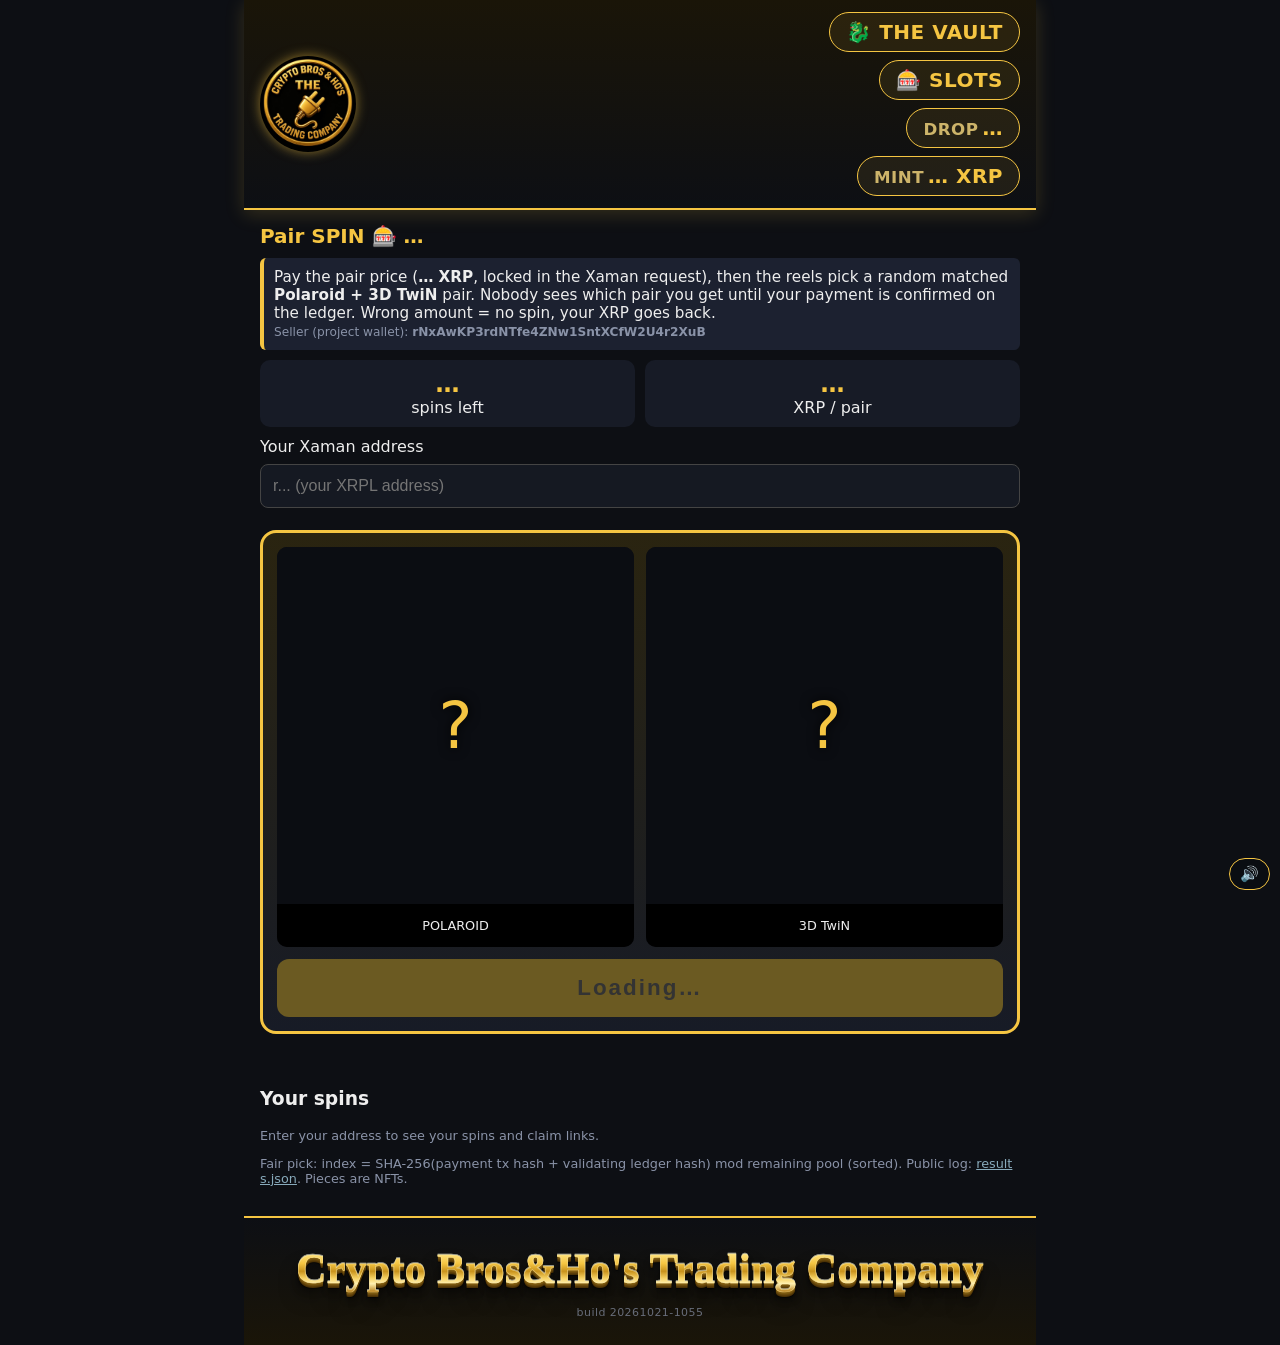
<file: index.html>
<!doctype html><html lang="en"><head><meta charset="utf-8"><meta name="viewport" content="width=device-width,initial-scale=1"><meta http-equiv="Cache-Control" content="no-cache, no-store, must-revalidate"><meta http-equiv="Pragma" content="no-cache"><meta http-equiv="Expires" content="0">
<script>window.IX_BUILD="20261109-1400";/* stale-page guard: GitHub Pages caches pages for 10 min. If a newer build is out, reload once with ?v=<build> (a new URL, so the phone fetches it fresh). */
(function(){try{fetch("version.json?t="+Date.now(),{cache:"no-store"}).then(function(r){return r.json()}).then(function(j){var b=j&&j.index;if(!b||b===window.IX_BUILD)return;var u=new URL(location.href);if(u.searchParams.get("v")===b)return;u.searchParams.set("v",b);location.replace(u.toString())}).catch(function(){})}catch(e){}})();</script><link rel="icon" href="img/favicon.png">
<title>Crypto Bros&amp;Ho's Trading Company · Pair SPIN</title>
<style>
body{font-family:system-ui,sans-serif;background:#0d0f14;color:#eee;margin:0 auto;padding:16px;max-width:760px}
.title{position:relative;display:block;width:fit-content;margin:6px auto 14px;font-family:Georgia,'Times New Roman',serif;font-size:clamp(1.55em,7.4vw,2.6em);font-weight:900;line-height:1.12;text-align:center;letter-spacing:.5px;color:#6b4a0c;
text-shadow:0 1px 0 #8a6414,0 2px 0 #7a5810,0 3px 0 #6b4a0c,0 4px 0 #5a3d08,0 5px 0 #4a3106,0 6px 1px rgba(0,0,0,.55),0 8px 6px rgba(0,0,0,.55),0 14px 18px rgba(0,0,0,.6)}
.title::after{content:attr(data-text);position:absolute;inset:0;
background:linear-gradient(180deg,#fff6c9 0%,#ffe27a 18%,#f5c542 38%,#c8921c 55%,#f7d262 70%,#fff0b0 82%,#b9801a 100%);
-webkit-background-clip:text;background-clip:text;color:transparent;-webkit-text-stroke:.6px rgba(255,240,180,.55);text-shadow:none;
filter:drop-shadow(0 -1px 0 rgba(255,255,230,.6))}
h1{font-size:1.25em;color:#f5c542;margin:.5em 0}
.tn{background:#b3261e;color:#fff;font-weight:800;text-align:center;padding:8px;border-radius:8px;letter-spacing:.5px}
.note{background:#1c2130;border-left:4px solid #f5c542;padding:10px;border-radius:6px;font-size:.95em;word-break:break-word;margin:10px 0}
input{width:100%;box-sizing:border-box;padding:12px;font-size:1em;border-radius:8px;border:1px solid #444;background:#151922;color:#fff;margin:8px 0}
.stats{display:flex;gap:10px;margin:10px 0}.stats div{flex:1;background:#171b26;border-radius:10px;padding:10px;text-align:center}.stats b{display:block;font-size:1.5em;color:#f5c542}
.machine{background:linear-gradient(#2a2410,#171b26);border:3px solid #f5c542;border-radius:16px;padding:14px;margin:14px 0}
.reels{display:grid;grid-template-columns:1fr 1fr;gap:12px}.reel{background:#0b0d12;border-radius:10px;overflow:hidden;position:relative;display:flex;flex-direction:column}.reel .win{position:relative;aspect-ratio:1;overflow:hidden;background:#0b0d12}
.reel img{width:100%;height:100%;object-fit:contain;display:block;filter:none;opacity:1}.reel .lab{position:static;background:#000;font-size:.8em;padding:6px 5px;text-align:center;line-height:1.2;min-height:2.4em;display:flex;align-items:center;justify-content:center}
.reel .q{position:absolute;inset:0;display:flex;align-items:center;justify-content:center;font-size:4em;color:#f5c542;text-shadow:0 0 12px #000}
.reel img:not([src]){visibility:hidden}
.reel .strip{position:absolute;left:0;right:0;top:0;height:100%;display:none;flex-direction:column;will-change:transform}
.reel .strip span{flex:0 0 100%;display:flex;align-items:center;justify-content:center;font-size:4em;text-shadow:0 0 14px rgba(245,197,66,.6)}
.reel.spinning{box-shadow:inset 0 0 22px rgba(245,197,66,.45)}
.reel.spinning .strip{display:flex;animation:roll .55s linear infinite}#r2.spinning .strip{animation-duration:.45s}
.reel.spinning img,.reel.spinning .q{visibility:hidden}
@keyframes roll{from{transform:translateY(0)}to{transform:translateY(-800%)}}
.reel.land img{animation:land .55s cubic-bezier(.2,1.5,.4,1)}
@keyframes land{0%{transform:translateY(-30%)}70%{transform:translateY(4%)}100%{transform:none}}   /* movement only: the art is never dimmed */
@media (prefers-reduced-motion:reduce){.reel.spinning .strip{animation-duration:2s}}
button.spin{display:block;width:100%;margin-top:12px;padding:16px;font-size:1.4em;font-weight:900;border:0;border-radius:12px;background:#f5c542;color:#111;cursor:pointer;letter-spacing:2px}
button.spin:disabled{background:#6b5a22;color:#333}
#status{margin:10px 0;font-size:1.05em;min-height:1.3em}
a.btn{display:block;margin-top:8px;padding:12px;border-radius:8px;text-decoration:none;font-weight:700;text-align:center;background:#f5c542;color:#111}
a.sec{background:#2a3145;color:#cfe;font-weight:600}
.small{font-size:.8em;color:#8a93a8;word-break:break-all}
.hist .row{background:#171b26;border-radius:10px;padding:10px;margin:8px 0}
#qr{display:none;text-align:center;margin:10px 0}#qr img{background:#fff;padding:8px;border-radius:8px}
.claim{display:grid;grid-template-columns:1fr 1fr;gap:10px}

.topbar{position:sticky;top:0;z-index:20;display:flex;align-items:center;gap:14px;margin:-16px -16px 14px;padding:12px 16px;background:linear-gradient(180deg,#1a1508,#0d0f14);border-bottom:2px solid #f5c542;box-shadow:0 4px 18px rgba(245,197,66,.18)}
.plug{width:96px;height:96px;flex:0 0 96px;perspective:400px}.plug img{width:100%;height:100%;border-radius:50%;animation:coin 6s linear infinite;filter:drop-shadow(0 0 6px rgba(245,197,66,.55))}
@keyframes coin{from{transform:rotateY(0)}to{transform:rotateY(360deg)}}
@media (prefers-reduced-motion:reduce){.plug img{animation:none}}
.tb-info{flex:1;display:flex;flex-direction:column;gap:8px;align-items:flex-end}
.chip{border:1.5px solid #f5c542;border-radius:999px;padding:7px 16px;font-weight:900;color:#f5c542;background:rgba(245,197,66,.08);font-size:1.25em;white-space:nowrap;letter-spacing:.5px}
.chip small{color:#cdb46a;font-weight:600;margin-right:4px}
#sprow{display:flex;gap:8px;align-items:center}#sprow .spin{flex:1;min-width:0}#plug{display:none;margin-top:12px;flex:0 0 58px;width:58px;height:58px;padding:0;font-size:22px;line-height:1;flex-direction:column;border-radius:50%;border:2px solid #39ff88;background:#0b2a17;color:#eaffef;cursor:pointer;animation:plugGlow 1.4s ease-in-out infinite}#plug small{display:block;font-size:8px;font-weight:800;letter-spacing:.3px;color:#39ff88;margin-top:2px;white-space:nowrap}@keyframes plugGlow{0%,100%{box-shadow:0 0 6px #39ff88}50%{box-shadow:0 0 26px #39ff88,0 0 46px #39ff8888}}
</style></head><body>
<div class="topbar"><div class="plug"><a href="home.html" aria-label="Home" style="display:contents"><img src="img/the_plug.png" alt="THE plug, Crypto Bros &amp; Ho's Trading Company"></a></div><div class="tb-info"><a class="chip" href="vault.html" style="text-decoration:none">🐉 THE VAULT</a><a class="chip" href="slots.html" style="text-decoration:none">🎰 SLOTS</a><span class="chip"><small>DROP</small><span id="wv2">…</span></span><span class="chip"><small>MINT</small><span class="pz">…</span> XRP</span></div></div>
<h1>Pair SPIN 🎰 <span id="wv">…</span></h1>
<div class="note">Pay the pair price (<b><span class="pz">…</span> XRP</b>, locked in the Xaman request), then the reels pick a random matched <b>Polaroid + 3D TwiN</b> pair. Nobody sees which pair you get until your payment is confirmed on the ledger. Wrong amount = no spin, your XRP goes back.<br>
<span class="small">Seller (project wallet): <b id="sel"></b></span></div>
<div class="stats"><div><b id="left">…</b><span id="leftlbl">spins left</span></div><div><b class="pz">…</b>XRP / pair</div></div>
<a class="btn" id="connect" style="display:none" href="#">🔗 Connect Xaman (sign in)</a>
<label>Your Xaman address</label>
<input id="w" placeholder="r... (your XRPL address)" autocomplete="off">
<div class="machine">
 <div class="reels">
  <div class="reel" id="r1"><div class="win" id="w1"><img id="i1" alt="" decoding="async"><div class="q" id="q1">?</div></div><div class="lab" id="l1">POLAROID</div></div>
  <div class="reel" id="r2"><div class="win" id="w2"><img id="i2" alt="" decoding="async"><div class="q" id="q2">?</div></div><div class="lab" id="l2">3D TwiN</div></div>
 </div>
 <div id="sprow"><button class="spin" id="spin" disabled>Connect wallet to SPIN</button><button id="plug" type="button" title="Free pair spin (0.1 XRP fee)" aria-label="Free pair spin (0.1 XRP fee)">🔌<small>FREE SPIN</small></button></div>
</div>
<div id="status"></div>
<div id="qr"><div class="small" id="qrt">On a computer? Scan with Xaman:</div><img id="qri" width="220" height="220" alt="QR"></div>
<div id="manual" class="note" style="display:none">Xaman didn't open? <span class="small">The amount is locked at <span class="pz">…</span> in the request, you don't type anything.</span><a class="btn" id="xl" target="_blank" rel="noopener">Open payment in Xaman</a></div>
<div id="claim"></div>
<h3>Your spins</h3><div class="hist" id="hist"><div class="small">Enter your address to see your spins and claim links.</div></div>
<p class="small">Fair pick: index = SHA-256(payment tx hash + validating ledger hash) mod remaining pool (sorted). Public log: <a href="results.json" style="color:#8ab">results.json</a>. Pieces are NFTs.</p>
<script src="config.js?v=20261021-0720"></script>
<script src="health-gate.js?v=20261109-1400"></script>
<script>
const SELLER="rNxAwKP3rdNTfe4ZNw1SntXCfW2U4r2XuB",WSS=["wss://xrplcluster.com","wss://s1.ripple.com","wss://s2.ripple.com"],EXP="https://livenet.xrpl.org",PAGE=location.origin+location.pathname,GW="https://gateway.pinata.cloud/ipfs/";
const $=id=>document.getElementById(id);$('sel').textContent=SELLER;
let GIFT=false,GIFT_DROPS='100000'; // gift link: page only builds the 0.1 XRP fee payment, the watcher checks the wallet
let POOL=[],WAVES=null,wavesAt=0,byUri={},ws=null,wsi=0,reqId=1,pend={},watching=null,known=null,WATCH_H=null,SPIN_H=null;
let PAUSED=true,PRICE=null,PRICE_XRP=null,WAVE=null,left=0,priceOk=false,connected=false,XM=null;const isMobile=/iPhone|iPad|Android/i.test(navigator.userAgent);
const NOW=()=>Date.now(),sleep=ms=>new Promise(r=>setTimeout(r,ms));
const LS={get(k,d){try{const v=localStorage.getItem(k);return v==null?d:JSON.parse(v)}catch(e){return d}},set(k,v){try{localStorage.setItem(k,JSON.stringify(v))}catch(e){}}};
// every JSON from the site is fetched fresh: unique query + no-store, so the GitHub Pages CDN / phone cache can't hand back an old copy
async function fj(u){const r=await fetch(u+(u.includes('?')?'&':'?')+'t='+NOW(),{cache:'no-store'});if(!r.ok)throw new Error(u+' '+r.status);return r.json()}
const ipfs=u=>u&&u.startsWith('ipfs://')?GW+u.slice(7):u;
let connP=null;function conn(){if(ws&&ws.readyState===1)return Promise.resolve(ws);if(connP)return connP;connP=new Promise((res,rej)=>{const s=new WebSocket(WSS[wsi%WSS.length]);s.P={};setTimeout(()=>{if(s.readyState!==1){wsi++;try{s.close()}catch(e){}rej(new Error('ws'))}},8000);
 s.onopen=()=>{ws=s;res(s)};s.onerror=()=>{wsi++;rej(new Error('ws'))};s.onclose=()=>{if(ws===s)ws=null;for(const k in s.P){s.P[k]({error:'closed'});delete s.P[k]}};
 s.onmessage=e=>{const m=JSON.parse(e.data);if(m.id&&s.P[m.id]){s.P[m.id](m);delete s.P[m.id]}}}).finally(()=>{connP=null});return connP}
async function rq(o){for(let k=0;k<5;k++){let s=null;try{s=await conn();const m=await new Promise(r=>{const id=reqId++;s.P[id]=r;s.send(JSON.stringify({...o,id}));setTimeout(()=>{if(s.P[id]){delete s.P[id];r({error:'timeout'})}},15000)});
  if(m&&m.result&&!m.error)return m;if(m&&/^(entryNotFound|actNotFound|objectNotFound)$/.test(m.error||''))return m; // real answers
  if(ws===s){wsi++;ws=null;try{s.close()}catch(e){}}}catch(e){} // busy / rate-limited / dropped: move to the next server instead of treating it as "no data"
  await sleep(600)}throw new Error('ledger connection failed')}
const hex2s=h=>{try{return decodeURIComponent(h.replace(/(..)/g,'%$1'))}catch(e){return''}};
const xrp=d=>typeof d==='string'?(Number(d)/1e6).toString():'(non-XRP)';
const drops=x=>String(Math.round(Number(x)*1e6));
const START_LEDGER=107721927;function isPair(tx){try{return (tx.Memos||[]).some(m=>(m.Memo.MemoType||'').toUpperCase()==='4342482D50414952')}catch(e){return false}}
function memoOf(tx){try{return hex2s(tx.Memos[0].Memo.MemoData)}catch(e){return''}}
// ledger history. An error reply now throws (it used to count as "no transactions", which made sold=0 and the counter jump UP).
// Calls made at the same time share one request, so the page doesn't hammer the ledger.
const HP={},HT={};
function history_(quick){const k=quick?'q':'f';if(HP[k]&&NOW()-HT[k]<3500)return HP[k];HT[k]=NOW();HP[k]=histFetch(quick).catch(e=>{HP[k]=null;throw e});return HP[k]}
async function histFetch(quick){let out=[],marker,n=0;do{const r=await rq({command:'account_tx',account:SELLER,ledger_index_min:START_LEDGER,ledger_index_max:-1,limit:quick?60:200,marker});const R=r.result;
 for(const it of R.transactions||[]){if(!it.validated)continue;const tx=it.tx_json||it.tx,meta=it.meta,h=it.hash||tx.hash;out.push({tx,meta,h})}marker=R.marker;n++}while(!quick&&marker&&n<60);
 out.quick=!!quick;out.partial=!!marker;return out}
// ---- wave price + spins left. sold = the HIGHEST trusted count (ledger pair mints, watcher's results.json, last count this phone saw). Sold can only go up, so "left" can only go down. ----
let SOLD_MAX=Number(LS.get('cbh_sold_max',0))||0,RES_SOLD=-1,resAt=0,priceAt=0,priceP=null;
function loadPrice(out,force){if(priceP)return priceP;if(!force&&!out&&NOW()-priceAt<15000)return Promise.resolve();priceP=_loadPrice(out).finally(()=>{priceP=null});return priceP}
async function _loadPrice(out){try{if(!WAVES||NOW()-wavesAt>60000){WAVES=await fj('waves.json');wavesAt=NOW()}
 let fresh=false,ledgerSold=-1;
 if(NOW()-resAt>15000){try{const R=await fj('results.json');RES_SOLD=Number(R.pairs_sold);resAt=NOW();fresh=true}catch(e){}}else if(RES_SOLD>=0)fresh=true;
 try{if(!out||out.quick)out=await history_();if(!out.partial){ledgerSold=out.filter(({tx,meta})=>tx.Account===SELLER&&tx.TransactionType==='NFTokenMint'&&tx.NFTokenTaxon===4&&meta.TransactionResult==='tesSUCCESS'&&isPair(tx)).length;fresh=true}}catch(e){}
 if(!fresh&&!priceOk)throw new Error('no count');
 const sold=Math.max(ledgerSold,RES_SOLD,SOLD_MAX,0);if(sold>SOLD_MAX){SOLD_MAX=sold;LS.set('cbh_sold_max',sold)}
 const w=WAVES.waves.find(w=>sold<Number(w.until_pairs_sold));
 left=w?Math.max(0,Math.min(Number(w.until_pairs_sold),(POOL.length||Infinity))-sold):0;$('left').textContent=left;
 if(w){WAVE=w.id;PRICE_XRP=w.price_xrp;PRICE=drops(w.price_xrp);priceOk=/^\d+(\.\d{1,6})?$/.test(w.price_xrp)&&Number(PRICE)>0}else{WAVE='SOLD OUT';priceOk=true;left=0}
 PAUSED=WAVES.open===false;$('wv').textContent=WAVE;{const nx=w?WAVES.waves[WAVES.waves.indexOf(w)+1]:null;$('leftlbl').textContent=w?(w.id+' spins left · '+(nx?'then '+nx.id+' at '+nx.price_xrp+' XRP':'final wave')):'spins left'}$('wv2').textContent=PAUSED?WAVE+' COMING SOON':WAVE;document.querySelectorAll('.pz').forEach(e=>e.textContent=PRICE_XRP||'—');
 priceAt=NOW();
}catch(e){if(!priceOk){$('left').textContent='…'}}gateBtn()}
async function scan(addr,out){out=out||await history_();if(!out.quick)loadPrice(out);const pays={};
 for(const {tx,meta,h} of out){if(tx.TransactionType==='Payment'&&tx.Destination===SELLER&&tx.Account===addr&&meta.TransactionResult==='tesSUCCESS')pays[h]={h,amt:meta.delivered_amount,mints:[],refund:null,date:tx.date,tag:isPair(tx)}}
 for(const {tx,meta,h} of out){if(tx.Account!==SELLER)continue;const m=memoOf(tx);const ph=Object.keys(pays).find(k=>m.includes(k))||Object.keys(KEPT).find(k=>pays[k]&&KEPT[k].refund===h);if(!ph)continue;
  if(tx.TransactionType==='Payment'&&tx.Destination===addr)pays[ph].refund={h,amt:meta.delivered_amount,why:(KEPT[ph]&&KEPT[ph].refund===h)?KEPT[ph].why:m.split(' ')[1]};
  if(tx.TransactionType==='NFTokenMint'&&meta.TransactionResult==='tesSUCCESS'){const uri=hex2s(tx.URI||'');pays[ph].mints.push({h,uri,taxon:tx.NFTokenTaxon,nft:meta.nftoken_id,offer:meta.offer_id,p:byUri[uri]?{...byUri[uri],kind:tx.NFTokenTaxon===5?'twin':'polaroid'}:null})}
  if(tx.TransactionType==='NFTokenCreateOffer'&&meta.TransactionResult==='tesSUCCESS'){const mm=pays[ph].mints.find(x=>x.nft===tx.NFTokenID);if(mm)mm.offer=meta.offer_id}}
 // 2XuB also takes SLOTS and VAULT payments now: only a Pair Spin payment counts here, same rule as the pair watcher
 // (CBH-PAIR memo, or the exact pair price), plus anything the watcher already answered (mint / refund for that payment)
 return Object.values(pays).filter(p=>p.tag||p.mints.length||p.refund||(PRICE&&p.amt===PRICE)).sort((a,b)=>b.date-a.date)}
// Owner-approved refunds whose memo has no payment hash (Rusty Oct 18 11:14 AM CT: Norm #0161 kept as a slot GRAND prize)
const KEPT={'98D9F72778551D9BE424E593DB96448A0216A3E58E568F8414ACB5A306BAA3AD':{refund:'8EC054CC21FE247F47227F0DFC133BBCC0ABE35D3CF0A18EB6DE51FFEB861F84',why:'kept as slot prize'}};
const done=p=>!!p.refund||p.mints.length>=2;
const kindOf=m=>m.taxon===5?'twin':m.taxon===4?'polaroid':(m.p&&m.p.kind)||'polaroid';
const ordered=p=>[...p.mints].sort((a,b)=>(kindOf(a)==='polaroid'?0:1)-(kindOf(b)==='polaroid'?0:1));
function claimHtml(p,view){const s=ordered(p).map(m=>`<div><img src="${m.p?m.p.img:''}" loading="lazy" decoding="async" width="300" height="300" style="width:100%;height:auto;aspect-ratio:1;border-radius:8px;background:#0b0d12"><b class="small" style="color:#eee">${m.p?m.p.name:m.uri}</b>
 ${m.offer?`<a class="btn sec" target="_blank" rel="noopener" href="https://bithomp.com/en/nft-offer/${m.offer}">offer on Bithomp</a>`:'<div class="small">offer pending…</div>'}
 <a class="btn sec" target="_blank" rel="noopener" href="${EXP}/nft/${m.nft}">view on explorer</a></div>`).join('');
 const cb=(!view&&XM&&connected)?ordered(p).filter(m=>m.offer).map(m=>`<a class="btn cl" data-offer="${m.offer}" href="#" onclick='claimOne(this,"${m.offer}");return false'>CLAIM ${kindOf(m)==='twin'?'3D TwiN':'POLAROID'} in Xaman</a>`).join(''):'';setTimeout(markClaimed,60);
 if(view)return `<div class="claim">${s}</div>`;
 return cb+`<div class="claim">${s}</div><div class="note"><b>Claim both:</b> ${cb?'tap each CLAIM button and sign it in Xaman (one at a time), or ':''}in Xaman open <b>Events → Requests</b> and accept the 2 NFT offers for <b>0 XRP</b> from <span class="small">${SELLER}</span>. Claiming never costs XRP.</div>`}
let lastHist='';
// ---- where is each minted pair now? (ledger check; Rusty Oct 18: never say 'ready to claim' once both offers are accepted or gone) ----
const WHERE={},HELD={},HELD_T={},OFF={};let whereBusy=false,PRZ=null,PRZ_T=0;
async function heldSet(acct){if(HELD[acct]&&NOW()-HELD_T[acct]<60000)return HELD[acct];const s=new Set();let marker=null;
 for(let i=0;i<25;i++){const r=await rq({command:'account_nfts',account:acct,ledger_index:'validated',limit:400,...(marker?{marker}:{})});
  if(r&&r.error==='actNotFound')break;if(!r||!r.result||r.error)throw new Error('account_nfts');(r.result.account_nfts||[]).forEach(n=>s.add(n.NFTokenID));marker=r.result.marker;if(!marker)break}
 HELD[acct]=s;HELD_T[acct]=NOW();return s}
async function offerOpen(o){if(!o)return false;if(OFF[o]&&(OFF[o].gone||NOW()-OFF[o].t<30000))return !OFF[o].gone;
 const r=await rq({command:'ledger_entry',index:o,ledger_index:'validated'});const gone=r.error==='entryNotFound'||!!(r.result&&r.result.error==='entryNotFound');
 if(!gone&&!(r.result&&r.result.node))throw new Error('ledger_entry');OFF[o]={gone,t:NOW()};return !gone}   // an offer never comes back once accepted/cancelled
async function slotIds(){if(PRZ&&NOW()-PRZ_T<300000)return PRZ;try{const j=await (await fetch('slots_prizes.json?t='+NOW(),{cache:'no-store'})).json();PRZ=new Set((j.prizes||[]).flatMap(x=>x.nft_ids||[x.id]));PRZ_T=NOW()}catch(e){PRZ=PRZ||new Set()}return PRZ}
async function locate(addr,list){if(whereBusy||!valid(addr))return;whereBusy=true;let changed=false;
 try{const todo=list.filter(p=>!p.refund&&p.mints.length>=2);if(!todo.length)return;
  const [mine,xub,prz]=await Promise.all([heldSet(addr),heldSet(SELLER),slotIds()]);
  for(const p of todo){const ids=p.mints.map(m=>m.nft);let w;
   if(ids.every(i=>mine.has(i)))w='wallet';
   else if((await Promise.all(p.mints.map(m=>offerOpen(m.offer)))).some(Boolean))w='claim';
   else if(ids.every(i=>xub.has(i)&&prz.has(i)))w='slots';
   else w='moved';
   if(WHERE[p.h]!==w){WHERE[p.h]=w;changed=true}}
 }catch(e){}finally{whereBusy=false}
 if(changed&&addr===$('w').value.trim())render(list)}
const WHERE_TXT={wallet:'✅ In your wallet',slots:'🎰 Sent to slot prizes',moved:'✅ Claimed (since moved)',claim:'✅ Pair ready to claim'};
function render(list){const H=$('hist');let html;if(!list.length)html='<div class="small">No spins for this address yet.</div>';
 else html=list.map(p=>{let st;if(p.refund)st=p.refund.why==='kept as slot prize'?`↩️ Refunded: kept as slot prize (${xrp(p.refund.amt)} XRP back) · <a style="color:#8ab" target="_blank" href="${EXP}/transactions/${p.refund.h}">refund tx</a>`:`↩️ Refunded ${xrp(p.refund.amt)} XRP (${p.refund.why||''}) · <a style="color:#8ab" target="_blank" href="${EXP}/transactions/${p.refund.h}">refund tx</a>`;
  else if(p.mints.length>=2)st=WHERE_TXT[WHERE[p.h]]||'✅ Pair minted · checking where it is…';else st='🎰 Checking / minting your pair…';
  return `<div class="row"><div>Paid <b>${xrp(p.amt)}</b> XRP · <a style="color:#8ab" target="_blank" href="${EXP}/transactions/${p.h}">payment tx</a></div><div>${st}</div>${p.mints.length&&!p.refund?claimHtml(p,!(p.mints.length<2||WHERE[p.h]==='claim')):''}</div>`}).join('');
 if(html!==lastHist){lastHist=html;H.innerHTML=html}
 locate($('w').value.trim(),list)}  // only touch the DOM when something changed (no image reloads every poll)
// ---- reels: a light CSS symbol strip spins while we wait; real art is only shown once it is the picked pair AND fully downloaded ----
const SYM=['❓','🐺','🦝','🐉','🪙','💎','🐻','🦊'];
for(const [r,arr] of [['w1',SYM],['w2',[...SYM].reverse()]]){const s=document.createElement('div');s.className='strip';s.innerHTML=[...arr,...arr].map(x=>`<span>${x}</span>`).join('');$(r).appendChild(s)}
const REVEALED=new Set();
let SPIN_T0=0;
function startReels(h){if(h&&REVEALED.has(h))return;if(!$('r1').classList.contains('spinning'))SPIN_T0=NOW();SPIN_H=h||'new';for(const r of ['r1','r2'])$(r).classList.remove('land'),$(r).classList.add('spinning');$('q1').style.display=$('q2').style.display='none'}
function idleReels(){SPIN_H=null;for(const r of ['r1','r2'])$(r).classList.remove('spinning','land');$('i1').removeAttribute('src');$('i2').removeAttribute('src');$('q1').textContent=$('q2').textContent='?';$('q1').style.display=$('q2').style.display='flex';$('l1').textContent='POLAROID';$('l2').textContent='3D TwiN'}
function stopReels(p){SPIN_H=null;for(const r of ['r1','r2'])$(r).classList.remove('spinning');if(!p){$('q1').textContent=$('q2').textContent='✖';$('q1').style.display=$('q2').style.display='flex';$('i1').removeAttribute('src');$('i2').removeAttribute('src')}}
const preload=src=>new Promise(r=>{if(!src)return r();const i=new Image();let t=setTimeout(r,10000);i.onload=i.onerror=()=>{clearTimeout(t);r()};i.src=src});
// piece info straight from the URI minted on the ledger: pool lookup (built from the same ipfs URIs), else read the metadata JSON itself
async function pieceOf(m){if(m.p)return m.p;try{const j=await (await fetch(ipfs(m.uri))).json();return{name:j.name,img:ipfs(j.image)}}catch(e){return{name:m.uri.split('/').pop(),img:''}}}
function showLanded(R,animate){const set=(i,l,x)=>{$(i).src=x.img;$(l).textContent=x.name};$('q1').style.display=$('q2').style.display='none';
 for(const r of ['r1','r2'])$(r).classList.remove('spinning','land');if(R.P)set('i1','l1',R.P);if(R.T)set('i2','l2',R.T);
 if(animate){$('r2').classList.add('spinning');void $('r1').offsetWidth;$('r1').classList.add('land');setTimeout(()=>{$('r2').classList.remove('spinning');void $('r2').offsetWidth;$('r2').classList.add('land')},450)}}
async function reveal(p,animate){if(REVEALED.has(p.h))return;REVEALED.add(p.h);const a=$('w').value.trim();
 const ms=ordered(p),Pm=ms.find(m=>kindOf(m)==='polaroid'),Tm=ms.find(m=>kindOf(m)==='twin');
 const [P,T]=await Promise.all([Pm?pieceOf(Pm):null,Tm?pieceOf(Tm):null]);
 const t0=NOW();await Promise.all([preload(P&&P.img),preload(T&&T.img)]);if(animate&&NOW()-t0<900)await sleep(900-(NOW()-t0)); // keep spinning until both images are really downloaded
 const R={h:p.h,P,T,at:NOW()};LS.set('cbh_last_'+a,R);showLanded(R,animate);
 $('status').innerHTML='🎉 You got <b>'+(P?P.name.split(' #')[0]+' #'+(P.name.split(' #')[1]||''):'your pair')+'</b>! Claim both below.';$('claim').innerHTML=claimHtml(p);$('qr').style.display='none';$('manual').style.display='none'}
// ---- Xaman connect + sign requests (public API key only; payloads forced to MAINNET; amount fixed in the request) ----
async function xamanSign(txjson,instruction,onCreated){
 const ret=PAGE+'?wallet='+encodeURIComponent($('w').value.trim())+(onCreated?'&pstx={txid}&psid={id}':'');
 const sub=await XM.payload.createAndSubscribe({txjson,options:Object.assign({force_network:'MAINNET'},isMobile?{}:{return_url:{app:ret,web:ret}}),custom_meta:{instruction}},e=>{if('signed' in e.data)return e.data});
 if(!sub||!sub.created)throw new Error('Xaman did not create the sign request');window.LAST_PAYLOAD=sub.created;if(onCreated)onCreated(sub.created.uuid);
 if(XM.runtime&&XM.runtime.xapp){try{XM.xapp.openSignRequest({uuid:sub.created.uuid})}catch(e){location.href=sub.created.next.always}}
 else if(isMobile)location.href=sub.created.next.always;else{$('qrt').textContent='Scan with Xaman (or tap the push notification on your phone):';$('qri').src=sub.created.refs.qr_png;$('qr').style.display='block'}
 return onCreated?{resolved:sub.resolved}:sub.resolved}
if(window.CBH_XAMAN_API_KEY){const sc=document.createElement('script');sc.src='https://xumm.app/assets/cdn/xumm.min.js';sc.onload=()=>{
 XM=new Xumm(window.CBH_XAMAN_API_KEY);window.XM=XM;gateBtn();$('connect').style.display='block';$('w').readOnly=true;$('w').placeholder='Tap Connect Xaman above';
 $('connect').onclick=e=>{e.preventDefault();if(connected)XM.logout();else XM.authorize()};
 XM.on('logout',()=>{connected=false;$('connect').textContent='🔗 Connect Xaman (sign in)';gateBtn()});
 XM.on('success',async()=>{const a=await XM.user.account;$('w').value=a;connected=true;$('connect').textContent='✅ Connected: '+a.slice(0,6)+'…'+a.slice(-4)+' (tap to disconnect)';gateBtn();showRemembered();resume()})};
 sc.onerror=()=>{XM=null;$('w').readOnly=false;gateBtn()};document.head.appendChild(sc)}
let marking=false;
async function markClaimed(){if(marking)return;marking=true;try{for(const b of document.querySelectorAll('a.cl')){if(b.dataset.done)continue;try{const r=await rq({command:'ledger_entry',index:b.dataset.offer});if(r.error==='entryNotFound'||(r.result&&r.result.error==='entryNotFound')){b.dataset.done=1;b.textContent='✅ '+b.textContent.replace('CLAIM','CLAIMED').replace(' in Xaman','');b.style.opacity='.55';b.onclick=e=>{e.preventDefault();return false}}}catch(e){if(/connection/.test(e.message)){} }}}finally{marking=false}}
async function claimOne(btn,offer){if(!XM)return;try{await xamanSign({TransactionType:'NFTokenAcceptOffer',NFTokenSellOffer:offer},'Claim your CB&H NFT (0 XRP)')}catch(e){$('status').textContent='Xaman: '+e.message}setTimeout(markClaimed,4000)}
async function claimAll(offers){if(!XM)return;try{for(const o of offers){await xamanSign({TransactionType:'NFTokenAcceptOffer',NFTokenSellOffer:o},'Claim your CB&H NFT (0 XRP)')}}catch(e){$('status').textContent='Xaman: '+e.message}refresh().catch(()=>{})}
const valid=a=>/^r[1-9A-HJ-NP-Za-km-z]{24,34}$/.test(a);
function gateBtn(){const a=$('w').value.trim(),b=$('spin');if(PAUSED&&!priceAt&&!watching&&!TAP){b.disabled=true;b.textContent='Loading…';return}   // not 'opens soon' while the price is still loading
 if(PAUSED&&!watching&&!TAP&&!getPP()){b.disabled=true;b.textContent=(WAVE&&WAVE!=='SOLD OUT'?WAVE:'D2')+' opens soon';b.style.filter='grayscale(1)';b.style.opacity='.5';return}b.style.filter='';b.style.opacity='';const walletOk=XM?connected&&valid(a):valid(a);
 if(watching||TAP){b.disabled=true;b.textContent='Spinning…';return}   // locked while a spin is rolling (no second payment)
 if(!getPP()&&!(window.CBHHealth&&CBHHealth.allowed('pair'))){b.disabled=true;b.textContent='MAINTENANCE · back soon';return}   // auto-maintenance: fail closed (CHECK RESULT still works)
 if(priceOk&&(left<=0||!PRICE_XRP)){b.disabled=true;b.textContent='SOLD OUT';return}
 if(!priceOk){b.disabled=true;b.textContent='Loading price…';return}
 if((watching||TAP)&&valid(a)){b.disabled=true;b.textContent='Spinning…';return}
 if(!walletOk){b.disabled=true;b.textContent=XM?'Connect Xaman to SPIN':'Enter your address to SPIN';return}
 if(watching||TAP){b.disabled=true;b.textContent='Spinning…';return}
 if(getPP()){b.disabled=false;b.textContent='CHECK RESULT';return}   // a paid spin is still open: no new payment until it's done
 b.disabled=false;GIFT=false;b.textContent=`SPIN · ${PRICE_XRP} XRP`}
async function refresh(){const a=$('w').value.trim();if(!valid(a)){loadPrice();return null}const L=await scan(a);render(L);return L}
const payLink=()=>`https://xaman.app/detect/request:${SELLER}?amount=${PRICE_XRP}`;
// ---- the spin: saved BEFORE Xaman opens, resumed on return / reload / pageshow, hard 90 s watchdog, one payment at a time ----
const PPK='cbh_pair_pending',PPMAX=20*60e3;let TAP=false;
function getPP(){const p=LS.get(PPK,null);if(p&&NOW()-p.t0<PPMAX)return p;if(p)localStorage.removeItem(PPK);return null}
function setPP(p){if(p)LS.set(PPK,p);else localStorage.removeItem(PPK)}
const to=(p,ms,v)=>Promise.race([Promise.resolve(p).catch(()=>v),new Promise(r=>setTimeout(()=>r(v),ms))]);   // nothing may hang the spin
$('spin').onclick=async()=>{const a=$('w').value.trim();if($('spin').disabled||TAP||watching)return;
 if(getPP()){resume(true);return}   // CHECK RESULT
 if(!(window.CBHHealth&&CBHHealth.allowed('pair'))){gateBtn();return}   // auto-maintenance: no new payment
 if(PAUSED)return;
 TAP=true;$('claim').innerHTML='';idleReels();startReels();gateBtn();$('status').textContent='🎰 Getting your spin ready…';   // reels roll the moment you tap
 const fail=msg=>{TAP=false;if(GIFT){try{localStorage.removeItem('cbh_plug_used')}catch(e){};PLUG_A=''}setPP(null);stopReels(null);$('status').innerHTML=msg;gateBtn()};
 try{
  const before=PRICE;await to(loadPrice(null,true),12000);if(!priceOk||!PRICE||PRICE!==before){TAP=false;idleReels();$('status').textContent='Price just changed to '+(PRICE_XRP||'sold out')+'. Check it and tap SPIN again.';gateBtn();return}
  history.replaceState(null,'','?wallet='+a);
  let L=await to(scan(a,await to(history_(true),15000,null)),15000,null);if(!L){fail('Could not reach the XRP Ledger, try again.');return}known=new Set(L.map(p=>p.h));render(L);
  $('status').innerHTML=`Opening Xaman… check it says <b>XRPL Mainnet</b> and <b>${GIFT?'0.1':PRICE_XRP}</b>, then sign.${isMobile?' After signing, tap <b>◀ Safari</b> (top-left) to come back to this tab.':''} Waiting for your payment…`;
  const P0={wallet:a,t0:NOW(),known:[...known]};
  if(XM){const s=await xamanSign({TransactionType:'Payment',Destination:SELLER,Amount:GIFT?GIFT_DROPS:PRICE,Memos:[{Memo:{MemoType:'4342482D50414952',MemoData:'5350494E'}}]},GIFT?'CB&H FREE gift pair SPIN: 0.1 XRP spin fee':`CB&H pair SPIN ${WAVE}: ${PRICE_XRP} XRP`,uuid=>setPP({...P0,uuid}));
   s.resolved.then(r=>{const P=getP2();if(!P)return;if(r&&r.signed===false){setPP(null);clearInterval(watching);watching=null;TAP=false;stopReels(null);$('qr').style.display='none';try{localStorage.removeItem('cbh_plug_used')}catch(e){};PLUG_A='';$('status').textContent='Cancelled in Xaman. No payment was made.';gateBtn();return}
    if(r&&r.txid&&!P.txid){P.txid=String(r.txid).toUpperCase();setPP(P);WATCH_H=P.txid}}).catch(()=>{})}
  else if(GIFT){fail('Gift spins need Xaman connected (the gift payment carries a CBH-PAIR memo). Reload the page, or use the gift sign link you were sent.');return}
  else{setPP(P0);if(isMobile)location.href=payLink();else window.open(payLink(),'_blank');$('xl').href=payLink();$('qri').src='https://api.qrserver.com/v1/create-qr-code/?size=220x220&data='+encodeURIComponent(payLink());$('qr').style.display='block';$('manual').style.display='block'}
  TAP=false;watch(getPP()&&getPP().txid||null)}
 catch(e){fail('Xaman error: '+e.message)}};
const getP2=getPP;
// poll the ledger (newest 60 project-wallet txs) every 3 s; the reels stop after 90 s at most (then CHECK RESULT)
function watch(h){WATCH_H=h;clearInterval(watching);let busy=false;const t0=NOW();gateBtn();if(!$('r1').classList.contains('spinning'))startReels(h);
 const stopCheck=()=>{clearInterval(watching);watching=null;stopReels(null);$('q1').textContent=$('q2').textContent='⏳';const P=getPP();
  $('status').innerHTML=P&&P.seen?`✔ Your payment is confirmed on the ledger (<a style="color:#8ab" target="_blank" href="${EXP}/transactions/${P.txid}">tx ${P.txid.slice(0,8)}…</a>). Your pair is still being minted. Tap <b>CHECK RESULT</b>.`:'Still looking for your payment. Tap <b>CHECK RESULT</b> in a moment.';gateBtn()};
 watching=setInterval(async()=>{if(busy)return;busy=true;try{const a=$('w').value.trim();if(!valid(a))return;const P=getPP();
  if(NOW()-t0>90e3){stopCheck();return}
  if(P&&!P.txid&&P.uuid&&XM&&XM.payload){const pl=await to(XM.payload.get(P.uuid),6000,null);const m=pl&&pl.meta||{};
   if(pl&&pl.response&&pl.response.txid){P.txid=String(pl.response.txid).toUpperCase();setPP(P);WATCH_H=P.txid}
   else if((m.resolved||m.expired||m.cancelled)&&!m.signed&&!m.opened_by_deeplink){setPP(null);clearInterval(watching);watching=null;stopReels(null);$('status').textContent='The sign request was cancelled or expired. No payment was made.';gateBtn();return}}
  const L=await to(history_(true).then(o=>scan(a,o)),15000,null);if(!L)return;
  const kn=known||new Set((P&&P.known)||[]),since=P?P.t0-120000:0;
  const p=WATCH_H?L.find(x=>x.h===WATCH_H):L.find(x=>!kn.has(x.h)&&(x.date+946684800)*1000>=since);
  if(!p){if(P&&!P.txid&&NOW()-P.t0>4*60e3){setPP(null);clearInterval(watching);watching=null;stopReels(null);$('status').textContent='No signed payment was found. Nothing was charged; you can spin again.';gateBtn()}return}
  WATCH_H=p.h;SPIN_H=p.h;if(P&&(!P.txid||!P.seen)){P.txid=p.h;P.seen=1;setPP(P)}
  if(p.refund){setPP(null);clearInterval(watching);watching=null;stopReels(null);gateBtn();REVEALED.add(p.h);$('status').innerHTML=(p.refund.why==='SOLD_OUT'?'Sold out.':p.refund.why==='kept as slot prize'?'🎰 Kept as a slot prize.':`❌ Wrong amount (${xrp(p.amt)} XRP). No spin.`)+` Refunded ✔ <a style="color:#8ab" target="_blank" href="${EXP}/transactions/${p.refund.h}">refund tx</a>`;refresh().catch(()=>{});return}
  if(p.mints.length<2){$('status').textContent='✅ Payment seen on the ledger! Picking your pair fairly…';return}
  clearInterval(watching);watching=null;setPP(null);$('status').textContent='🎰 Pair picked! Landing the reels…';REVEALED.delete(p.h);await to(reveal(p,true),20000);gateBtn();loadPrice(null,true);refresh().catch(()=>{})
 }catch(e){}finally{busy=false}},3000);gateBtn()}
// hard watchdog, independent of everything else: the reels never roll more than ~95 s
setInterval(()=>{if($('r1').classList.contains('spinning')&&!document.hidden&&NOW()-SPIN_T0>95e3){clearInterval(watching);watching=null;TAP=false;stopReels(null);$('q1').textContent=$('q2').textContent='⏳';
 $('status').innerHTML=getPP()?'Your spin is still being checked. Tap <b>CHECK RESULT</b>.':'Spin stopped. Your spins are listed below.';gateBtn()}},1000);
window.addEventListener('error',()=>{if($('r1').classList.contains('spinning')&&!watching&&!TAP){stopReels(null);gateBtn()}});
// came back from Xaman / reloaded: show a finished result instantly, only spin for a payment that is still being processed
function showRemembered(){const a=$('w').value.trim();if(!valid(a))return;const R=LS.get('cbh_last_'+a,null);if(!R||!R.h||NOW()-R.at>86400000)return;REVEALED.add(R.h);if(!SPIN_H)showLanded(R,false)}
let resuming=null;
function resume(force){if(resuming||watching)return resuming;resuming=_resume(force).catch(()=>{}).finally(()=>{resuming=null});return resuming}
async function _resume(force){const P=getPP();if(P&&valid(P.wallet)){if(!$('w').value)$('w').value=P.wallet;known=new Set(P.known||[]);startReels(P.txid||null);$('status').textContent=P.seen?'✅ Payment seen on the ledger! Picking your pair fairly…':'🎰 Waiting for your payment on the ledger…';watch(P.txid||null);return}
 const L=await to(refresh(),20000,null);if(!L)return;
 const recent=L.filter(p=>(NOW()/1000-(p.date+946684800))<900);
 const pending=recent.find(p=>!done(p));known=new Set(L.filter(p=>p!==pending).map(p=>p.h));
 if(pending){startReels(pending.h);$('status').textContent='✅ Payment seen on the ledger! Picking your pair fairly…';watch(pending.h);return}
 const fin=recent.find(p=>done(p)&&!p.refund&&!REVEALED.has(p.h)); // finished while you were in Xaman: short spin, then land
 if(fin){startReels();await reveal(fin,true)}}
function onPool(j){POOL=j.pairs;for(const p of POOL){for(const k of ['polaroid','twin'])for(const u of [p[k].uri,p[k].uri_coin,p[k].uri_nocoin])if(u)byUri[u]={...p[k],kind:k}}}
const q0=new URLSearchParams(location.search).get('wallet');if(q0&&valid(q0)&&!$('w').value)$('w').value=q0;
{const u=new URLSearchParams(location.search),tx=(u.get('pstx')||'').toUpperCase(),id=u.get('psid')||'';
 if(/^[0-9A-F]{64}$/.test(tx)||/^[0-9a-f-]{36}$/i.test(id)){const P=getPP()||{wallet:q0||'',t0:NOW()-5*60e3,known:[]};if(/^[0-9A-F]{64}$/.test(tx))P.txid=tx;if(id)P.uuid=P.uuid||id;setPP(P);
  ['pstx','psid'].forEach(k=>u.delete(k));history.replaceState(null,'',location.pathname+(u.toString()?'?'+u:''))}}
showRemembered();gateBtn();

// ---- 🔌 plug: glows only for a connected wallet with a gift spin left. results.json "gifts" holds only hashes (h:+16 hex of SHA-256(wallet)) -> remaining; the watcher still checks the real list ----
let PLUG_A='',PLUG_N=0;
async function plugCheck(){const a=$('w').value.trim(),b=$('plug');if(!b)return;const ok=valid(a)&&(!XM||connected);if(!ok){b.style.display='none';PLUG_A='';return}
 if(a!==PLUG_A){PLUG_A=a;try{const d=await crypto.subtle.digest('SHA-256',new TextEncoder().encode(a));const h='h:'+[...new Uint8Array(d)].map(x=>x.toString(16).padStart(2,'0')).join('').slice(0,16);const j=await fj('results.json');PLUG_N=+((j.gifts||{})[h]||0)}catch(e){PLUG_N=0}}
 let u=null;try{u=JSON.parse(localStorage.getItem('cbh_plug_used')||'null')}catch(e){}if(u&&(u.a!==a||NOW()-u.t>900000)){u=null;try{localStorage.removeItem('cbh_plug_used')}catch(e){}}
 const n=u?0:PLUG_N,nt=$('giftnote');if(nt)nt.style.display=n>0?'block':'none';
 const busy=watching||TAP||getPP();b.style.display=n>0?'inline-flex':'none';b.style.alignItems='center';b.style.justifyContent='center';b.disabled=!!busy||!XM;b.style.opacity=busy?'.5':''}
$('plug').onclick=e=>{e.preventDefault();const b=$('plug');if(!(window.CBHHealth&&CBHHealth.allowed('pair')))return;if(PLUG_N<=0||!XM||!connected||b.disabled||watching||TAP||getPP())return;try{localStorage.setItem('cbh_plug_used',JSON.stringify({a:$('w').value.trim(),t:NOW()}))}catch(e){}b.style.display='none';GIFT=true;$('spin').disabled=false;$('spin').click();plugCheck()};
{const _g=gateBtn;gateBtn=function(){_g.apply(this,arguments);plugCheck()}}
setInterval(()=>{PLUG_A='';plugCheck()},30000);
if(window.CBHHealth){CBHHealth.load().then(()=>gateBtn());setInterval(()=>{if(!document.hidden)CBHHealth.load().then(()=>gateBtn())},60000)}
{const n=document.createElement('div');n.id='giftnote';n.className='note';n.style.display='none';n.innerHTML='<b>You have 1 free Pair Spin 🎁 (just the 0.1 XRP spin fee)</b><br><span class="small">Tap the glowing 🔌 next to SPIN. Gift wallets only.</span>';$('sprow').before(n)}
fetch('pool.json?v=20261017b').then(r=>r.json()).then(onPool).catch(()=>{}).finally(()=>{loadPrice(null,true);resume()});
setInterval(()=>{if(!document.hidden)loadPrice()},30000);
$('w').addEventListener('input',gateBtn);$('w').addEventListener('change',()=>{showRemembered();refresh().catch(()=>{})});
let visT=null;document.addEventListener('visibilitychange',()=>{if(document.hidden)return;clearTimeout(visT);visT=setTimeout(()=>{resume();markClaimed()},getPP()?200:1200)});window.addEventListener('pageshow',e=>{if(e.persisted)resume()});
</script><div class="footer" style="margin:30px -16px -16px;padding:22px 10px 26px;border-top:2px solid #f5c542;background:linear-gradient(0deg,#1a1508,#0d0f14)"><div class="title" data-text="Crypto Bros&amp;Ho's Trading Company" role="heading" aria-level="1">Crypto Bros&amp;Ho's Trading Company</div>
<p id="ixbuild" style="text-align:center;font-size:11px;color:#8a93a8;opacity:.7;margin:10px 0 0;letter-spacing:.04em">build 20261021-1055</p></div>
<style>
#snd-toggle{position:fixed;bottom:10px;right:10px;z-index:10000;background:rgba(11,13,18,.85);color:#f5c542;border:1px solid #f5c542;border-radius:999px;padding:6px 10px;font-size:15px;cursor:pointer}
.reel.realwin{box-shadow:0 0 0 2px #f5c542,0 0 26px rgba(245,197,66,.75);transition:box-shadow .3s}
#cfx{position:fixed;inset:0;pointer-events:none;z-index:9999;overflow:hidden}
#cfx i{position:absolute;top:-12px;width:8px;height:8px;border-radius:2px;animation:cfall 2.4s ease-out forwards}
@keyframes cfall{to{transform:translateY(110vh) rotate(720deg);opacity:0}}
@media (prefers-reduced-motion:reduce){#cfx i{display:none}}
</style>
<button id="snd-toggle" type="button" aria-label="Sound on/off"></button>
<script>
/* Sound + real-win celebration add-on (Oct 21): cosmetic only. Does not touch payments, results or any request.
   Sounds: soft whir while reels spin, soft click per reel stop. Celebration + chime ONLY when a real
   paid pair lands (showLanded called with animate=true AND both pieces present - the existing reveal() path,
   which runs only after the watcher minted the pair; refunds/failures use stopReels and get nothing). */
(function(){
  var KEY='cbh_test_sound_muted',muted=localStorage.getItem(KEY)==='1',ctx=null,VOL=0.035,whirT=null;
  var btn=document.getElementById('snd-toggle');
  function paint(){btn.textContent=muted?'🔇':'🔊'}paint();
  btn.onclick=function(){muted=!muted;localStorage.setItem(KEY,muted?'1':'0');paint();if(muted)stopWhir();else ac()};
  function ac(){if(!ctx){try{ctx=new (window.AudioContext||window.webkitAudioContext)()}catch(e){return null}}if(ctx.state==='suspended')ctx.resume();return ctx}
  document.addEventListener('pointerdown',function(){if(!muted)ac()},{passive:true});
  function tone(f,d,type,g,delay){if(muted)return;var c=ac();if(!c||c.state!=='running')return;var t=c.currentTime+(delay||0),o=c.createOscillator(),v=c.createGain();
    o.type=type||'sine';o.frequency.value=f;v.gain.setValueAtTime(0.0001,t);v.gain.exponentialRampToValueAtTime(g*VOL/0.035,t+0.01);v.gain.exponentialRampToValueAtTime(0.0001,t+d);o.connect(v);v.connect(c.destination);o.start(t);o.stop(t+d+0.02)}
  function whirTick(){tone(150,0.10,'triangle',0.02);tone(190,0.07,'triangle',0.012,0.05)}
  function spinning(){var r=document.getElementById('r1');return r&&r.classList.contains('spinning')}
  function startWhir(){if(whirT)return;whirTick();whirT=setInterval(function(){if(!spinning()||document.hidden){stopWhir();return}whirTick()},260)}
  function stopWhir(){clearInterval(whirT);whirT=null}
  function click(){tone(520,0.05,'square',0.03)}
  function chime(){tone(523,0.16,'sine',0.05);tone(659,0.18,'sine',0.045,0.09);tone(784,0.26,'sine',0.04,0.18)}
  function confetti(){var L=document.getElementById('cfx');if(!L){L=document.createElement('div');L.id='cfx';document.body.appendChild(L)}
    var C=['#f5c542','#fff0b0','#fff','#4ecdc4','#ffe66d'];for(var i=0;i<36;i++){var p=document.createElement('i');p.style.left=Math.random()*100+'vw';p.style.background=C[i%C.length];
    p.style.animationDelay=Math.random()*.4+'s';p.style.animationDuration=1.8+Math.random()*1.2+'s';L.appendChild(p);setTimeout(p.remove.bind(p),3000)}}
  function glow(){['r1','r2'].forEach(function(id){var r=document.getElementById(id);if(!r)return;r.classList.add('realwin');setTimeout(function(){r.classList.remove('realwin')},2600)})}
  var _start=window.startReels,_stop=window.stopReels,_land=window.showLanded;
  window.startReels=function(){var r=_start.apply(this,arguments);if(spinning())startWhir();return r};
  window.stopReels=function(){stopWhir();return _stop.apply(this,arguments)};   // refund / failure / timeout: silence, no celebration
  window.showLanded=function(R,animate){var r=_land.apply(this,arguments);
    if(animate){var win=!!(R&&R.P&&R.T);setTimeout(function(){stopWhir();click()},0);setTimeout(click,450);
      if(win)setTimeout(function(){chime();glow();confetti()},650)} else stopWhir();
    return r};
})();
</script>
</body>
</html>
</file>
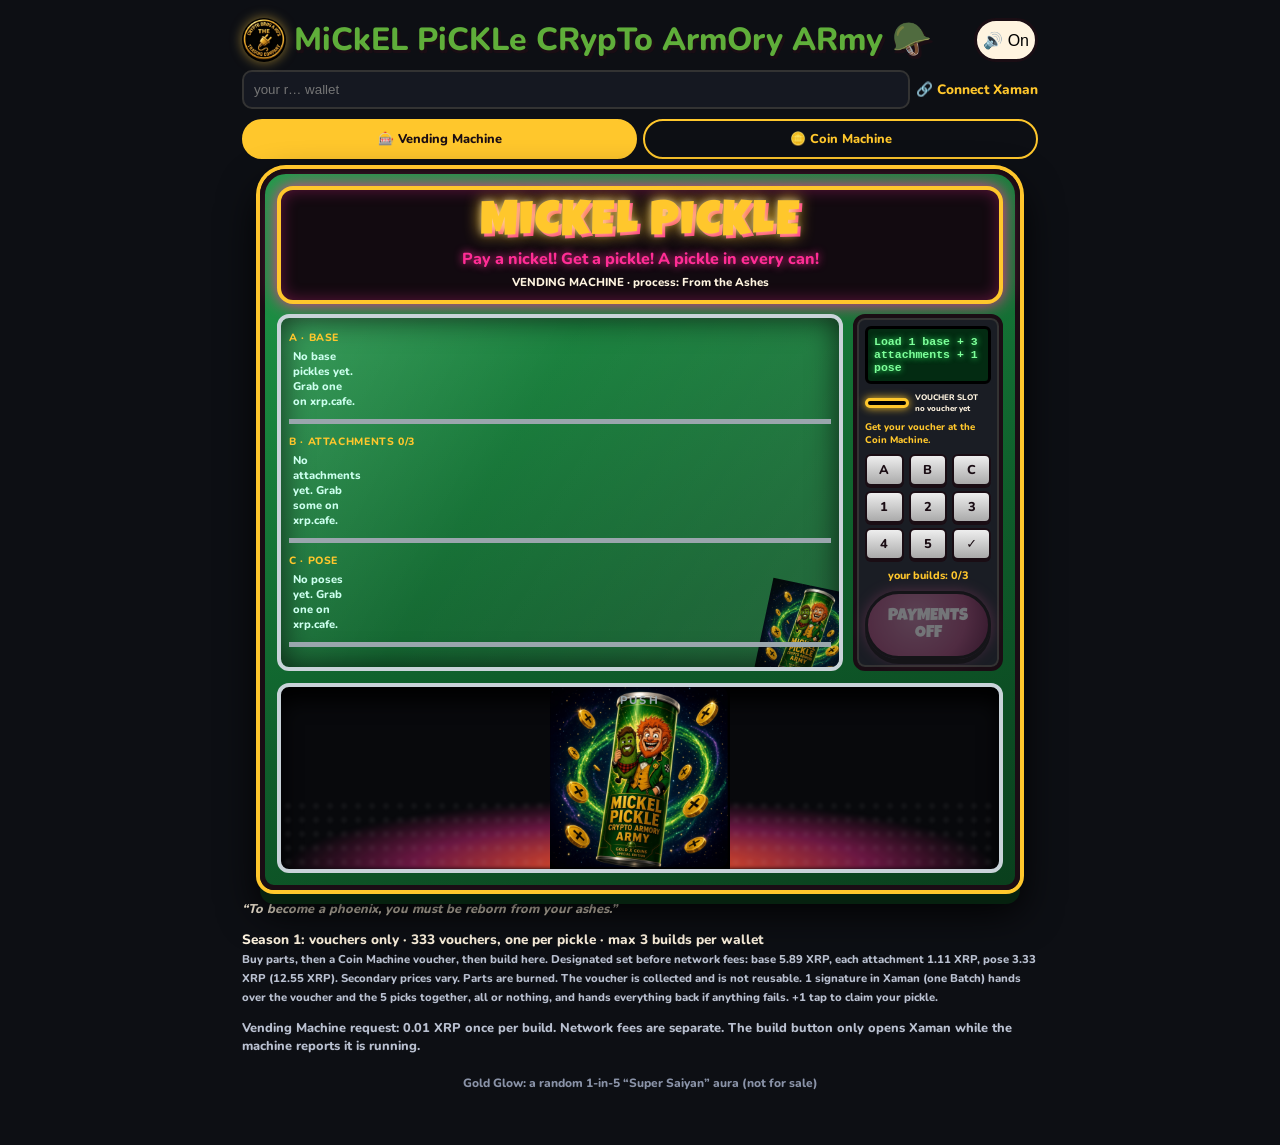
<file: mickel-pickle/index.html>
<!doctype html><html lang="en"><head><meta charset="utf-8"><script>window.MP_BUILD="20261109-1220";(function(){try{fetch("../version.json?t="+Date.now(),{cache:"no-store"}).then(function(r){return r.json()}).then(function(j){var b=j&&j.pickle;if(!b||b===window.MP_BUILD)return;var u=new URL(location.href);if(u.searchParams.get("v")===b)return;u.searchParams.set("v",b);location.replace(u.toString())}).catch(function(){})}catch(e){}})();</script><meta name="viewport" content="width=device-width,initial-scale=1,viewport-fit=cover">
<title>MiCkEL PiCKLe CRypTo ArmOry ARmy 🪖 · From the Ashes</title><link rel="stylesheet" href="ashes.css?v=20261023-vr1"></head>
<body>
<header class="hd"><a class="homelogo" href="../home.html" aria-label="Home"><img src="../img/the_plug.png" alt="Crypto Bros &amp; Ho's Trading Company — Home" width="44" height="44"></a><h1 class="disp">MiCkEL PiCKLe CRypTo ArmOry ARmy 🪖</h1><button id="mute" class="mute" type="button"></button></header>
<div class="wal"><input id="w" placeholder="your r… wallet" autocomplete="off"><a href="#" id="connect">🔗 Connect Xaman</a></div>
<nav class="tabs"><a href="#ashes" data-t="ashes" class="on">🎰 Vending Machine</a><a href="#coin" data-t="coin">🪙 Coin Machine</a></nav>
<section id="t-shop" class="tab" hidden>
 <div class="banner cafeb"><img src="img/cafe_shop_pickles.jpg" alt="Mickel Pickle Shop on xrp.cafe"></div>
 <div class="card hero"><img src="img/base_standing_logo.jpg" alt="Base Mickel Pickle"><div><h2 class="disp">Base Pickles</h2><p>Every custom build starts with one base pickle.</p>
 <p class="price"><span id="pBase">5.89 XRP</span></p><p class="note">Minted &amp; sold on xrp.cafe · 300 base pickles</p>
 <a class="btn gold cafe" href="https://xrp.cafe/collection/mickel-pickle-shop-bases" target="_blank" rel="noopener">BUY ON XRP.CAFE ↗</a></div></div>
</section>
<section id="t-att" class="tab" hidden>
 <div class="banner cafeb"><img src="img/cafe_shop_attachments.jpg" alt="Mickel Pickle Attachments on xrp.cafe"></div>
 <p class="note">9 attachments · pick any 3 for each build · <b id="pAtt">1.11 XRP</b> each · minted &amp; sold on xrp.cafe</p><p><a class="btn gold cafe" href="https://xrp.cafe/collection/mickel-pickle-armory-attachments" target="_blank" rel="noopener">BUY ON XRP.CAFE ↗</a></p>
 <div class="grid" id="attGrid"></div>
 <div class="banner lineup"><img src="img/lineup_10.jpg" alt="Attachments lineup"></div>
</section>
<section id="t-vogue" class="tab" hidden>
 <div class="banner cafeb"><img src="img/cafe_shop_vogue_out.jpg" alt="MiCkLe PiCKLe Vogue Out on xrp.cafe"></div>
 <p class="note">MiCkLe PiCKLe Vogue Out · 333 poses (111 of each) · <b id="pPose">3.33 XRP</b> each · minted &amp; sold on xrp.cafe<br>Your pose decides how your finished pickle stands, and its creature arms and legs.</p>
 <div class="grid" id="poseGrid"></div><p><a class="btn gold cafe" href="https://xrp.cafe/collection/mickel-pickle-vogue-out-poses" target="_blank" rel="noopener">BUY ON XRP.CAFE ↗</a></p>
</section>
<section id="t-ashes" class="tab" hidden>
 <div class="vm">
  <div class="vm-marquee"><div class="disp vm-brand">MICKEL PICKLE</div><div class="vm-slogan">Pay a nickel! Get a pickle! A pickle in every can!</div><div class="vm-sub">VENDING MACHINE · process: <b>From the Ashes</b></div></div>
  <div class="vm-body">
   <div class="vm-glass">
    <div class="vm-row"><span class="vm-lbl">A · BASE</span><div class="vm-slots" id="myBases" data-r="A"></div></div>
    <div class="vm-row"><span class="vm-lbl">B · ATTACHMENTS <span id="nAtt">0/3</span></span><div class="vm-slots" id="myAtts" data-r="B"></div></div>
    <div class="vm-row"><span class="vm-lbl">C · POSE</span><div class="vm-slots" id="myPoses" data-r="C"></div></div>
    <img class="vm-sticker" src="img/can_armory_army.png" alt="">
   </div>
   <div class="vm-panel">
    <div class="vm-screen" id="status">Load 1 base + 3 attachments + 1 pose</div>
    <div class="vm-coin"><span class="vm-coinslot vm-billslot"></span><small id="vmPay">VOUCHER SLOT<br>insert 1 voucher</small><small class="vm-getv">Get your voucher at the Coin Machine.</small></div>
    <div class="vm-keys"><span>A</span><span>B</span><span>C</span><span>1</span><span>2</span><span>3</span><span>4</span><span>5</span><span>✓</span></div>
    <div class="vm-builds" id="myBuilds"></div>
    <button class="btn vm-build" id="build" type="button" disabled>BURN &amp; BUILD</button>
   </div>
  </div>
  <div class="vm-tray" id="vmTray"><div class="vm-flames"></div><div class="canbox"><img id="can" src="img/can_armory_army.png" alt="Mickel Pickle can"><img id="result" alt="Your new Mickel Pickle" hidden></div><span class="vm-push">PUSH</span></div><div id="vmBanner" hidden>🎉 YOUR CUSTOM PICKLE!</div><div id="vmClaims"></div>
 </div>
 <p class="lore">“To become a phoenix, you must be reborn from your ashes.”</p>
 <div class="cost">Season 1: vouchers only · 333 vouchers, one per pickle · max 3 builds per wallet<br><small>Buy parts, then a Coin Machine voucher, then build here. Designated set before network fees: base 5.89 XRP, each attachment 1.11 XRP, pose 3.33 XRP (12.55 XRP). Secondary prices vary. Parts are burned. The voucher is collected and is not reusable. 1 signature in Xaman (one Batch) hands over the voucher and the 5 picks together, all or nothing, and hands everything back if anything fails. +1 tap to claim your pickle.</small>
 <p class="note" id="vmPayNote">Vending Machine request: <b>0.01 XRP</b> once per build. Network fees are separate. The build button only opens Xaman while the machine reports it is running.</p></div>
 <div id="claims"></div>
</section>
<section id="t-coin" class="tab" hidden>
 <div class="vm cm">
  <div class="vm-marquee"><div class="disp vm-brand">COIN MACHINE</div><div class="vm-slogan">Coins in! Dollars out!</div><div class="vm-sub">Mickel Nickel voucher printer </div></div>
  <div class="cm-body">
   <div class="cm-hopper"><span class="vm-lbl">COIN HOPPER</span>
    <div class="cm-coins" id="cmCoins" data-demo="1"><i class="c ag">10K</i><i class="c cu">1K</i><i class="c cu">1K</i><i class="c cu">1K</i><i class="c ag">10K</i><i class="c cu">1K</i><i class="c cu">1K</i><i class="c cu">1K</i><i class="c ag">10K</i><i class="c cu">1K</i><i class="c cu">1K</i><i class="c cu">1K</i><i class="c ag">10K</i><i class="c cu">1K</i></div>
    <div class="cm-funnel"><span class="vm-coinslot"></span></div>
    <div class="cm-legend"><span><i class="c cu sm"></i>Copper 1,000</span><span><i class="c ag sm"></i>Silver 10,000</span><span><i class="c au sm"></i>Gold 100,000</span></div>
   </div>
   <div class="vm-panel"><span class="vm-lbl">TOTAL</span><div class="cm-total"><span class="cm-count" id="cmCount">50,000</span><small>4 Silver + 10 Copper</small><br><small>/ 50,000</small></div>
    <div class="cm-bar"><i></i></div><button class="btn vm-build" id="cmInsert" type="button" disabled>INSERT COINS</button><div class="vm-builds" id="cmMine"></div></div>
  </div>
  <div class="cm-billslot"><div class="cm-mouth"></div></div><div class="cm-vcount" id="cmVcount"></div>
 </div>
 <div class="cost"><b>Drop in any mix of Mickel Nickel coin NFTs worth exactly 50,000 per bill: 50K = 1 bill, 1 Gold (100K) = 2 bills, 150K = 3.</b> The bill pays for one custom build in the Vending Machine, where it is collected (not burned).<br><small>Rules: Copper coins are burned · Gold &amp; Silver coins are kept · max 3 vouchers per wallet · exact multiples of 50,000 only, or everything is handed back · max 3 vouchers per wallet counts every bill.</small><div id="cmStatus" class="vm-screen" style="margin-top:8px">Connect your wallet, tap your coins to fill the hopper to exactly 50,000.</div><div class="note" id="cmSigs"></div><div class="note" id="cmFeeNote">Coin Machine request: <b>0.01 XRP</b> once per request (signature 1; any extra signatures are 1 drop). Network fees are separate. The insert button only opens Xaman while the machine reports it is running. A short fee is refunded.</div><div id="cmClaims"></div></div>
</section>
<div id="qr" hidden><img id="qri" alt="Scan with Xaman"><p class="small">Scan with Xaman</p></div>
<p class="small foot">Gold Glow: a random 1-in-5 “Super Saiyan” aura (not for sale)</p>
<script src="config.js"></script><script src="../pay-gate.js?v=20261109-1220"></script><script src="ashes.js?v=20261109-1220"></script>
</body></html>
</file>
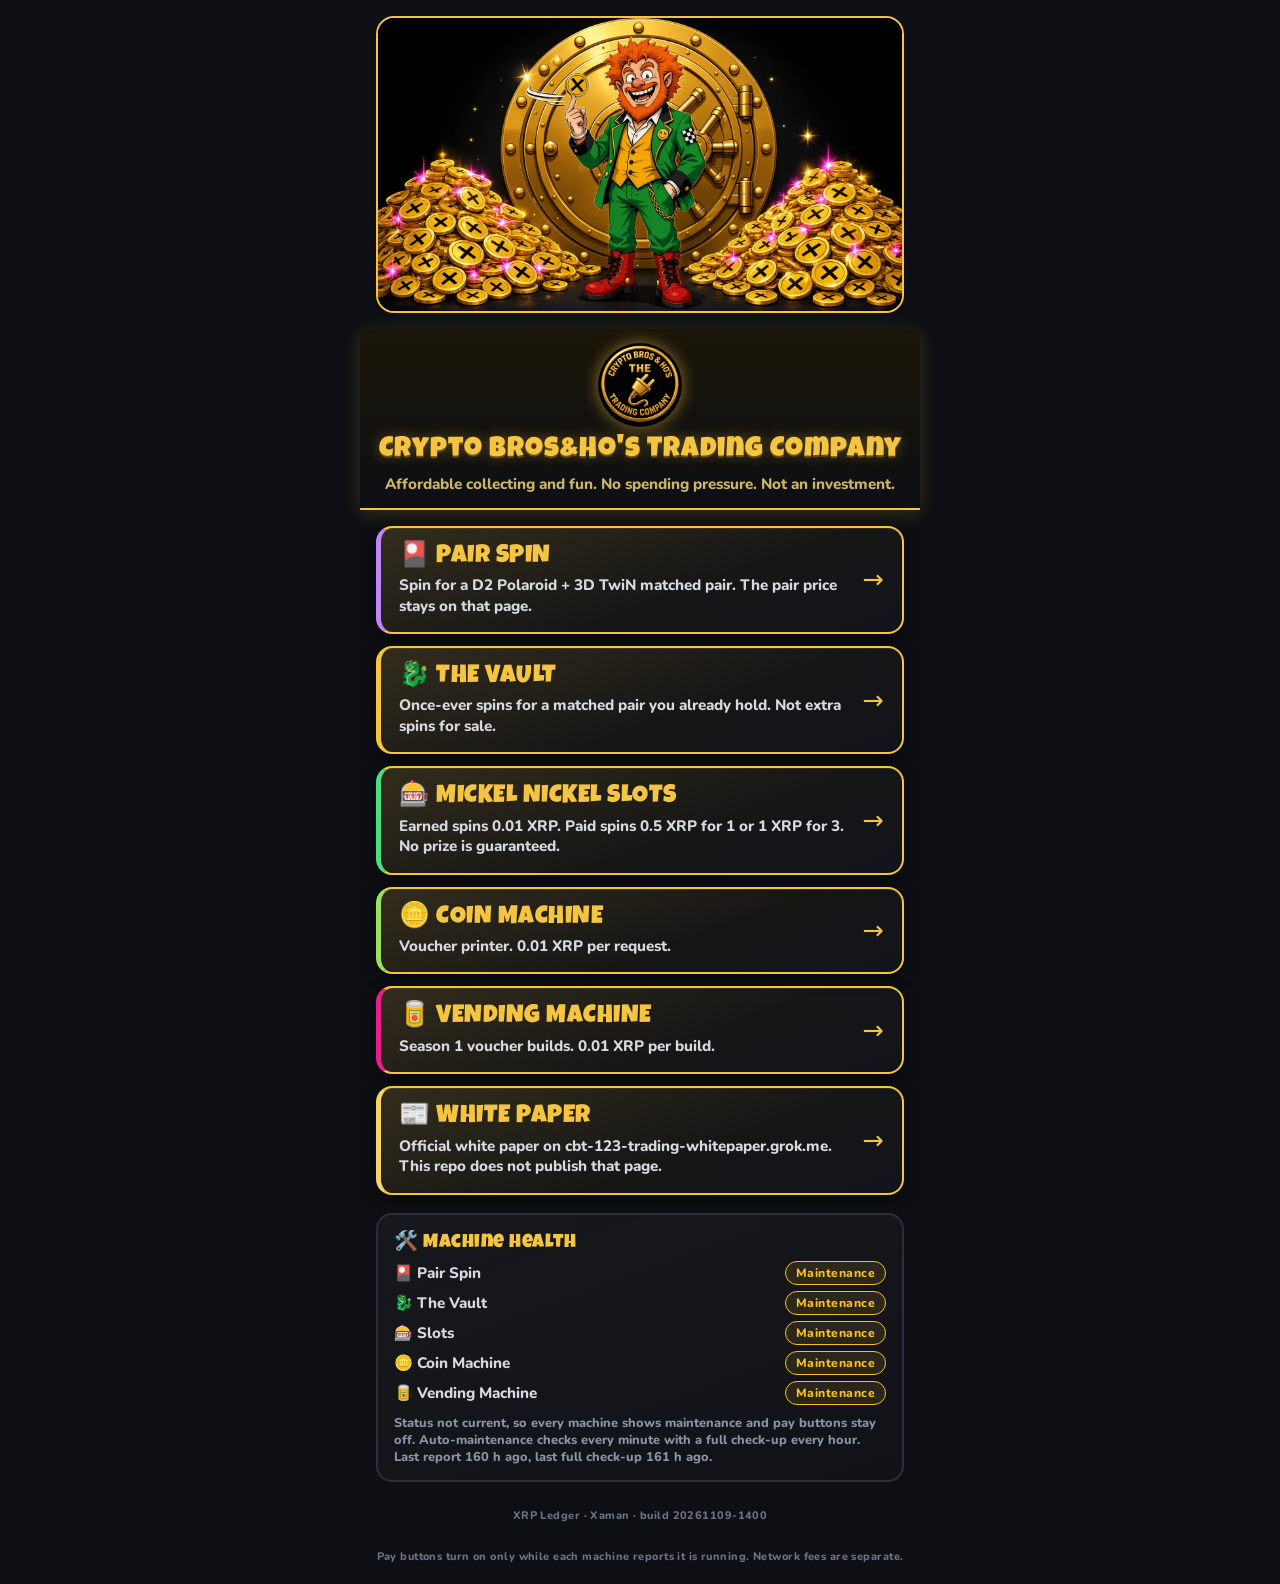
<file: home.html>
<!doctype html><html lang="en"><head><meta charset="utf-8"><meta name="viewport" content="width=device-width,initial-scale=1,viewport-fit=cover">
<script>window.HM_BUILD="20261109-1400";/* stale-page guard (same as the other pages): if a newer build is out, reload once with ?v=<build> */
(function(){try{fetch("version.json?t="+Date.now(),{cache:"no-store"}).then(function(r){return r.json()}).then(function(j){var b=j&&j.home;if(!b||b===window.HM_BUILD)return;var u=new URL(location.href);if(u.searchParams.get("v")===b)return;u.searchParams.set("v",b);location.replace(u.toString())}).catch(function(){})}catch(e){}})();</script>
<meta http-equiv="Cache-Control" content="no-cache"><link rel="icon" href="img/favicon.png">
<title>Crypto Bros&amp;Ho's Trading Company · Home</title>
<meta name="description" content="Crypto Bros and Ho's Trading Company. Pair Spin, the Vault, and machine pages on the XRP Ledger. Affordable collecting and fun. Not an investment.">
<style>
@font-face{font-family:"Luckiest Guy";src:url(fonts/luckiest-guy.woff2) format("woff2");font-display:swap}
@font-face{font-family:"Nunito";font-weight:800;src:url(fonts/nunito-800.woff2) format("woff2");font-display:swap}
*{box-sizing:border-box}
body{font-family:Nunito,system-ui,sans-serif;background:#0d0f14;color:#eee;margin:0 auto;padding:16px;max-width:560px;min-height:100vh}
.topbar{display:flex;flex-direction:column;align-items:center;gap:8px;margin:0 -16px 16px;padding:14px 16px 14px;background:linear-gradient(180deg,#1a1508,#0d0f14);border-bottom:2px solid #f5c542;box-shadow:0 4px 18px rgba(245,197,66,.18);text-align:center}
.plug{width:84px;height:84px;perspective:400px}.plug img{width:100%;height:100%;border-radius:50%;animation:coin 6s linear infinite;filter:drop-shadow(0 0 8px rgba(245,197,66,.55))}
@keyframes coin{from{transform:rotateY(0)}to{transform:rotateY(360deg)}}
@media (prefers-reduced-motion:reduce){.plug img{animation:none}}
h1{font-family:"Luckiest Guy",Nunito,sans-serif;font-weight:400;color:#f5c542;font-size:1.75em;line-height:1.1;margin:0;letter-spacing:1px;text-shadow:0 2px 0 #6b4f0a,0 0 14px rgba(245,197,66,.35)}
.sub{color:#cdb46a;font-size:.95em;margin:0}
.hero{position:relative;margin:-16px -16px 0;aspect-ratio:1/1;overflow:hidden;border-bottom:2px solid #f5c542;background:#0d0f14}
@media (min-width:700px){.hero{aspect-ratio:16/9;margin:0 0 16px;border:2px solid #f5c542;border-radius:18px}}
.hero picture,.hero picture img{display:block;width:100%;height:100%;object-fit:cover}
.hero .ph{display:none;position:absolute;inset:0;align-items:center;justify-content:center;
 background:radial-gradient(circle at 50% 46%,rgba(255,236,160,.55) 0,rgba(245,197,66,.35) 22%,transparent 46%),
 repeating-conic-gradient(from 0deg at 50% 46%,rgba(120,84,10,.35) 0 6deg,rgba(245,197,66,.12) 6deg 12deg),
 radial-gradient(circle at 50% 46%,#f7d36b 0,#c8961e 38%,#6b4a08 70%,#1a1508 100%)}
.hero .ph::before{content:"";position:absolute;width:78%;aspect-ratio:1;left:11%;top:7%;border-radius:50%;border:10px solid rgba(255,226,130,.55);box-shadow:inset 0 0 0 6px rgba(90,60,6,.5),0 0 30px rgba(245,197,66,.45)}
.hero .ph img{position:relative;height:84%;width:auto;filter:drop-shadow(0 8px 14px rgba(0,0,0,.55))}
.hero.noart .ph{display:flex}.hero.noart picture{display:none}
.cards{display:flex;flex-direction:column;gap:12px}
a.card{display:flex;align-items:center;justify-content:space-between;gap:12px;text-decoration:none;color:#eee;border:2px solid #f5c542;border-radius:16px;padding:16px 18px;background:linear-gradient(160deg,rgba(245,197,66,.16),rgba(245,197,66,.04) 60%,#11141b);box-shadow:0 4px 16px rgba(0,0,0,.45),inset 0 1px 0 rgba(255,255,255,.08);transition:transform .12s,box-shadow .12s,border-color .12s;-webkit-tap-highlight-color:transparent}
a.card:hover{transform:translateY(-2px);box-shadow:0 8px 24px rgba(0,0,0,.5),0 0 20px rgba(245,197,66,.4)}
a.card:active{transform:translateY(1px) scale(.985);box-shadow:0 2px 8px rgba(0,0,0,.5),inset 0 2px 6px rgba(0,0,0,.35)}
a.card:focus-visible{outline:3px solid #f5c542;outline-offset:3px}
.card-content{flex:1;min-width:0}
.card b{display:block;font-family:"Luckiest Guy",Nunito,sans-serif;font-weight:400;color:#f5c542;font-size:1.55em;letter-spacing:.5px;line-height:1.1}
.card-content span{display:block;margin-top:4px;color:#d6d9e0;font-size:.95em;line-height:1.35}
.card .arrow{flex-shrink:0;font-size:1.6em;color:#f5c542;transition:transform .15s}
a.card:hover .arrow{transform:translateX(4px)}
a.card.vault{border-left:5px solid #f5c542}
a.card.pair{border-left:5px solid #c084fc}
a.card.slots{border-left:5px solid #4ade80}
a.card.coin{border-left:5px solid #9be15d}
a.card.vend{border-left:5px solid #e91e8c}
a.card.wp{border-left:5px solid #f7d36b}
.foot{text-align:center;color:#8a93a8;font-size:11px;opacity:.75;margin:26px 0 4px;letter-spacing:.04em}
.health{margin:18px 0 0;border:2px solid #2a2f3b;border-radius:16px;padding:14px 16px;background:linear-gradient(160deg,rgba(255,255,255,.04),rgba(255,255,255,.01))}
.health h2{font-family:"Luckiest Guy",Nunito,sans-serif;font-weight:400;color:#f5c542;font-size:1.2em;letter-spacing:.5px;margin:0 0 8px}
.mh{list-style:none;margin:0;padding:0;display:flex;flex-direction:column;gap:6px}
.mh li{display:flex;justify-content:space-between;align-items:center;gap:10px;font-size:.95em;color:#d6d9e0}
.mh .pill{flex-shrink:0;font-size:.8em;font-weight:800;letter-spacing:.04em;padding:3px 10px;border-radius:999px;border:1px solid}
.mh .open{color:#4ade80;border-color:#4ade80;background:rgba(74,222,128,.1)}
.mh .closed{color:#f87171;border-color:#f87171;background:rgba(248,113,113,.1)}
.mh .maintenance{color:#fbbf24;border-color:#fbbf24;background:rgba(251,191,36,.1)}
.mh-foot{margin:10px 0 0;color:#8a93a8;font-size:.8em;line-height:1.35}
</style></head><body>
<div class="hero" id="hero"><picture><source media="(min-width:700px)" srcset="img/home/hero_wide.webp?v=20261018-1145"><img src="img/home/hero_square.webp?v=20261018-1145" alt="A golden vault with the Mickel Nickel mascot flipping a gold coin" fetchpriority="high" onerror="document.getElementById('hero').classList.add('noart')"></picture>
<div class="ph" aria-hidden="true"><img src="img/slots/mascot.webp" alt=""></div></div>
<div class="topbar"><div class="plug"><a href="home.html" aria-label="Home" style="display:contents"><img src="img/the_plug.png" alt="THE plug, Crypto Bros &amp; Ho's Trading Company"></a></div>
<h1>Crypto Bros&amp;Ho's Trading Company</h1><p class="sub">Affordable collecting and fun. No spending pressure. Not an investment.</p></div>
<div class="cards">
<a class="card pair" href="index.html?v=20261109-1400"><div class="card-content"><b>🎴 PAIR SPIN</b><span>Spin for a D2 Polaroid + 3D TwiN matched pair. The pair price stays on that page.</span></div><span class="arrow">→</span></a>
<a class="card vault" href="vault.html?v=20261109-1400"><div class="card-content"><b>🐉 THE VAULT</b><span>Once-ever spins for a matched pair you already hold. Not extra spins for sale.</span></div><span class="arrow">→</span></a>
<a class="card slots" href="slots.html?v=20261109-1220"><div class="card-content"><b>🎰 MICKEL NICKEL SLOTS</b><span>Earned spins 0.01 XRP. Paid spins 0.5 XRP for 1 or 1 XRP for 3. No prize is guaranteed.</span></div><span class="arrow">→</span></a>
<a class="card coin" href="mickel-pickle/?v=20261109-1220#coin"><div class="card-content"><b>🪙 COIN MACHINE</b><span>Voucher printer. 0.01 XRP per request.</span></div><span class="arrow">→</span></a>
<a class="card vend" href="mickel-pickle/?v=20261109-1220#ashes"><div class="card-content"><b>🥫 VENDING MACHINE</b><span>Season 1 voucher builds. 0.01 XRP per build.</span></div><span class="arrow">→</span></a>
<a class="card wp" href="https://cbt-123-trading-whitepaper.grok.me" target="_blank" rel="noopener"><div class="card-content"><b>📰 WHITE PAPER</b><span>Official white paper on cbt-123-trading-whitepaper.grok.me. This repo does not publish that page.</span></div><span class="arrow">→</span></a>
 </div>
<section class="health" aria-labelledby="mhh"><h2 id="mhh">🛠️ Machine health</h2>
<ul class="mh" id="mh" aria-live="polite"></ul>
<p class="mh-foot" id="mhfoot">Checking the machines…</p></section>
<script src="pay-gate.js?v=20261109-1220"></script>
<script src="health-gate.js?v=20261109-1400"></script>
<script>/* Machine health panel: display only, no inputs. Labels and states come from fixed lists below; nothing from the files is inserted as HTML. */
(function(){
var LIST=[["pair","🎴 Pair Spin",null],["vault","🐉 The Vault",null],["slots","🎰 Slots","slots_status.json"],["coin","🪙 Coin Machine","mickel-pickle/coin_status.json"],["vending","🥫 Vending Machine","mickel-pickle/vending_status.json"]];
var TEXT={open:"Open",closed:"Closed",maintenance:"Maintenance"};
function ago(u){if(!Number.isInteger(u))return "unknown";var m=Math.max(0,Math.round((Date.now()-u*1000)/60000));return m<1?"just now":m<60?m+" min ago":Math.round(m/60)+" h ago"}
function getj(p){return fetch(p+"?t="+Date.now(),{cache:"no-store"}).then(function(r){return r.ok?r.json():null}).catch(function(){return null})}
function draw(doc,st){var ul=document.getElementById("mh");if(!ul)return;var now=Date.now();var frag=document.createDocumentFragment();var v0=null;
 LIST.forEach(function(x){var v=window.CBHHealth?window.CBHHealth.view(doc,x[0],now):{state:"maintenance"};v0=v0||v;var s=v.state;
  if(s==="open"&&x[2]){var g=window.CBHPayGate?window.CBHPayGate.servicePayAllowed(st[x[0]],now,x[0]):{ok:false};if(!g.ok)s="maintenance"}
  var li=document.createElement("li");var a=document.createElement("span");a.textContent=x[1];var b=document.createElement("span");b.className="pill "+(TEXT[s]?s:"maintenance");b.textContent=TEXT[s]||"Maintenance";li.appendChild(a);li.appendChild(b);frag.appendChild(li)});
 ul.textContent="";ul.appendChild(frag);
 var f=document.getElementById("mhfoot");if(f)f.textContent=(v0&&v0.fresh?"":"Status not current, so every machine shows maintenance and pay buttons stay off. ")+"Auto-maintenance checks every minute with a full check-up every hour. Last report "+ago(v0&&v0.updated_unix)+", last full check-up "+ago(v0&&v0.last_full_check_unix)+"."}
function load(){Promise.all([window.CBHHealth?window.CBHHealth.load():Promise.resolve(null)].concat(LIST.map(function(x){return x[2]?getj(x[2]):Promise.resolve(null)}))).then(function(r){var st={};LIST.forEach(function(x,i){st[x[0]]=r[i+1]});draw(r[0],st)})}
load();setInterval(function(){if(!document.hidden)load()},60000);
})();</script>
<p class="foot">XRP Ledger · Xaman · build 20261109-1400</p>
<p class="foot">Pay buttons turn on only while each machine reports it is running. Network fees are separate.</p>
</body></html>
</file>
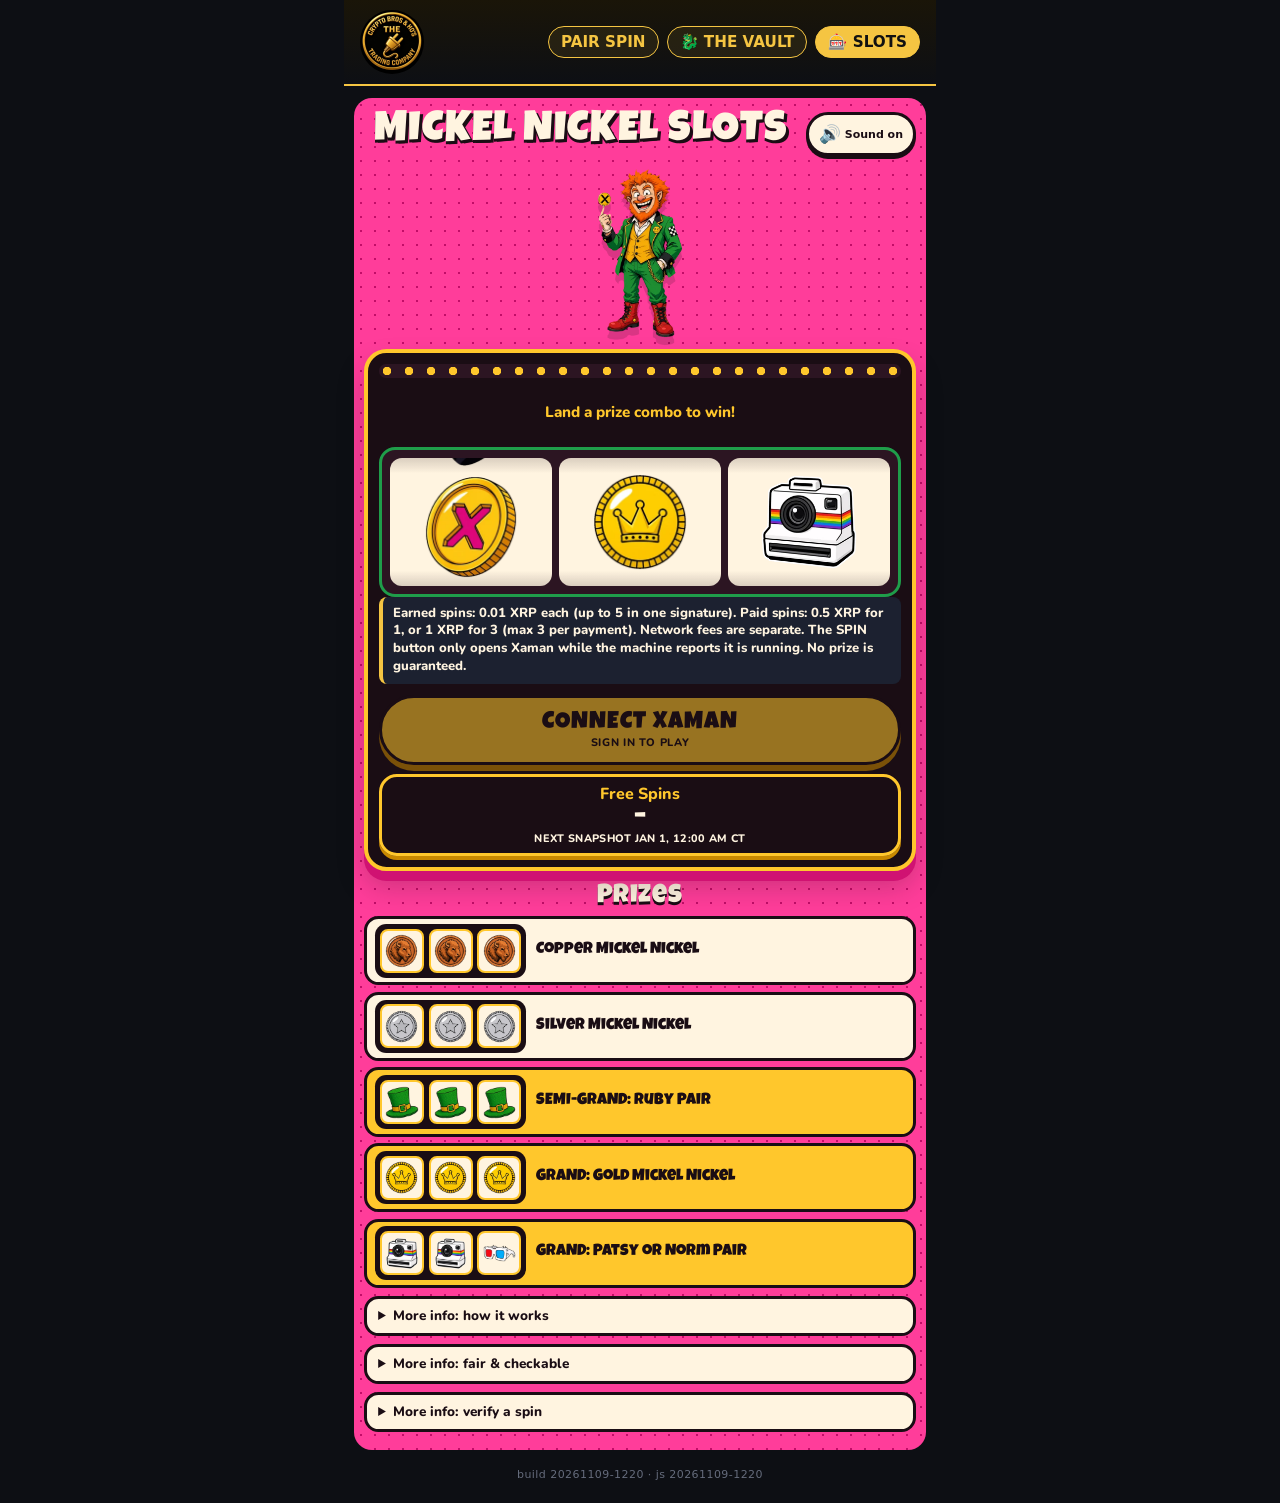
<file: slots.html>
<!doctype html><html lang="en"><head><meta charset="utf-8"><meta name="viewport" content="width=device-width,initial-scale=1"><meta http-equiv="Cache-Control" content="no-cache, no-store, must-revalidate"><meta http-equiv="Pragma" content="no-cache"><meta http-equiv="Expires" content="0">
<script>window.SL_BUILD="20261109-1220";/* stale-page guard: GitHub Pages caches pages for 10 min. If a newer build is out, reload once with ?v=<build> (a new URL, so the phone fetches it fresh). */
(function(){try{fetch("version.json?t="+Date.now(),{cache:"no-store"}).then(function(r){return r.json()}).then(function(j){var b=j&&j.slots;if(!b||b===window.SL_BUILD)return;var u=new URL(location.href);if(u.searchParams.get("v")===b)return;u.searchParams.set("v",b);location.replace(u.toString())}).catch(function(){})}catch(e){}})();</script><link rel="icon" href="img/favicon.png">
<title>MICKEL NICKEL SLOTS · Crypto Bros&amp;Ho's Trading Company</title>
<link rel="stylesheet" href="slots.css?v=20261022-0830">
<style>
body{font-family:system-ui,sans-serif;background:#0d0f14;color:#eee;margin:0 auto;padding:16px;max-width:560px}
.topbar{position:sticky;top:0;z-index:20;display:flex;align-items:center;gap:12px;margin:-16px -16px 12px;padding:10px 16px;background:linear-gradient(180deg,#1a1508,#0d0f14);border-bottom:2px solid #f5c542}
.plug{width:64px;height:64px;flex:0 0 64px}.plug img{width:100%;height:100%;border-radius:50%}
.tb-info{flex:1;display:flex;gap:8px;justify-content:flex-end;flex-wrap:wrap}
.chip{border:1.5px solid #f5c542;border-radius:999px;padding:6px 12px;font-weight:900;color:#f5c542;background:rgba(245,197,66,.08);font-size:.95em;white-space:nowrap;text-decoration:none}
.chip.on{background:#f5c542;color:#111}
#connect{display:none;text-align:center;margin:0 0 10px;color:#f5c542;font-weight:800;text-decoration:none;font-size:.95em}
#qr{display:none;text-align:center;margin:10px 0}#qr img{background:#fff;padding:8px;border-radius:8px}.small{font-size:.8em;color:#8a93a8;word-break:break-all}
.claim{display:grid;gap:8px;margin-top:8px}.claim a{display:block;padding:12px;border-radius:999px;text-align:center;font-weight:900;background:#ffc72c;color:#1a0d14;text-decoration:none;border:3px solid #1a0d14}
.sl-paynote{margin:0 0 8px;padding:8px 10px;border-radius:8px;background:#1c2130;border-left:4px solid #f5c542;font-size:.82em;line-height:1.35}
</style></head><body>
<div class="topbar"><div class="plug"><a href="home.html" aria-label="Home" style="display:contents"><img src="img/the_plug.png" alt="THE plug"></a></div><div class="tb-info"><a class="chip" href="index.html">PAIR SPIN</a><a class="chip" href="vault.html">🐉 THE VAULT</a><a class="chip on" href="slots.html">🎰 SLOTS</a></div></div>
<a id="connect" href="#">🔗 Connect Xaman</a><input id="w" type="hidden">
<div id="tab-slots" class="sl-page">
<div class="sl-head"><div class="sl-brand"><h1 class="sl-word sl-disp">MICKEL NICKEL SLOTS</h1></div><button type="button" class="sl-mute" id="slmute" aria-label="Mute" aria-pressed="false">🔊</button></div>
<div class="sl-stage"><img class="sl-mascot" src="img/slots/mascot.webp" alt="Mickel, the Rusty Coins mascot" width="170" height="325">
<section class="sl-cab" id="slcab" aria-busy="false"><div class="sl-marq" aria-hidden="true"></div>
<p class="sl-banner" id="slban" aria-live="polite">Land a prize combo to win!</p>
<div class="sl-reels" id="slreels"></div>
<p class="sl-paynote" id="slpaynote" role="status">Earned spins: 0.01 XRP each (up to 5 in one signature). Paid spins: 0.5 XRP for 1, or 1 XRP for 3 (max 3 per payment). Network fees are separate. The SPIN button only opens Xaman while the machine reports it is running. No prize is guaranteed.</p>
<div class="sl-acts one"><button type="button" class="sl-btn sl-spin" id="slspin" disabled><span>SPIN</span><small>loading…</small></button></div>
<div class="sl-multi" id="slmulti" hidden role="group" aria-label="Spins per payment"><button type="button" data-n="1">x1 · 0.5</button><button type="button" data-n="2" hidden>x2 · 1.0</button><button type="button" data-n="3">x3 · 1</button></div>
<div class="sl-multi sl-fmulti" id="slfmulti" hidden role="group" aria-label="Free spins per signature"></div>
<p class="sl-sndhint" id="slsndhint" hidden>🔈 Tap anywhere for sound</p>
<div class="sl-month"><span>Free Spins</span><span class="n" id="slmn">–</span><small id="slms">Bonus Halloween snapshot Oct 31, then 12:00 AM CT on the 1st of every month.</small></div>
<div id="qr"><div class="small">Scan with Xaman:</div><img id="qri" width="200" height="200" alt="QR"></div>
<div id="claim"></div>
</section></div>
<h2 class="sl-h2 sl-disp">Prizes</h2>
<ul class="sl-list"><li class="sl-pr"><div class="sl-combo"><span><img src="img/slots/copper.webp" alt="copper"></span><span><img src="img/slots/copper.webp" alt="copper"></span><span><img src="img/slots/copper.webp" alt="copper"></span></div><b>Copper Mickel Nickel</b></li><li class="sl-pr"><div class="sl-combo"><span><img src="img/slots/silver.webp" alt="silver"></span><span><img src="img/slots/silver.webp" alt="silver"></span><span><img src="img/slots/silver.webp" alt="silver"></span></div><b>Silver Mickel Nickel</b></li><li class="sl-pr jp"><div class="sl-combo"><span><img src="img/slots/hat.webp" alt="hat"></span><span><img src="img/slots/hat.webp" alt="hat"></span><span><img src="img/slots/hat.webp" alt="hat"></span></div><b>SEMI-GRAND: Ruby Pair</b></li><li class="sl-pr jp gr"><div class="sl-combo"><span><img src="img/slots/gold.webp" alt="gold"></span><span><img src="img/slots/gold.webp" alt="gold"></span><span><img src="img/slots/gold.webp" alt="gold"></span></div><b>GRAND: Gold Mickel Nickel</b></li><li class="sl-pr jp gr"><div class="sl-combo"><span><img src="img/slots/polaroid.webp" alt="polaroid"></span><span><img src="img/slots/polaroid.webp" alt="polaroid"></span><span><img src="img/slots/glasses.webp" alt="glasses"></span></div><b>GRAND: Patsy or Norm Pair</b></li></ul>
<details class="sl-more"><summary>More info: how it works</summary><div>
• Land a prize combo to win. Anything else is a miss.<br>• Odds vary from spin to spin and are set by the ledger, never by your phone.<br>
• <span id="slfreecopy">Earned spins: 1 for every 3 matched Polaroid + 3D TwiN pairs in one wallet. Snapshot is midnight America/Chicago on the 1st (bonus Halloween snapshot Oct 31). Earned spins expire at the next snapshot. Holding pairs does not mean a snapshot has already run. Anti-spam request: 0.01 XRP each, up to 5 in one signature. Unused units are sent back.</span><br>
• <span id="slpaidcopy">Paid Slots: 0.50 XRP for one, or exactly 1 XRP total for three (anti-spam included). This page offers 1 or 3, max 3 per payment. A legacy 1 XRP payment is still two spins, and a legacy 1.50 XRP payment is still three. No prize is guaranteed.</span><br>
<template id="slcopy-live"><span id="slfreecopy-live">Earned spins: 0.01 XRP anti-spam each, up to 5 in one signature. Network fees are separate. 0.01 is not a promise that it covers every processing cost.</span><span id="slpaidcopy-live">Paid Slots: 0.50 XRP for one, or exactly 1 XRP total for three (1,000,000 drops, anti-spam included). This page offers 1 or 3. A legacy 1 XRP payment is still two spins. A legacy 1.50 XRP payment is still three spins. No prize is guaranteed.</span></template>
• After you sign, the reels keep spinning until the ledger result is in (about a minute). Leaving for Xaman and coming back is fine; the page remembers your spin.<br>
• Your matched pairs: <b id="slpairs">connect to see</b> · Prizes left in the pool: <b id="slleft">…</b></div></details>
<details class="sl-more"><summary>More info: fair &amp; checkable</summary><div>The result comes from your payment's tx hash + the hash of the ledger that confirmed it. Nobody, not even us, can pick it. With 2 or 3 spins in one payment, spin 1 uses the tx hash and spin 2 / 3 use SHA-256(tx hash + "CBH-SLOT:SPIN" + spin number); a prize won on an earlier spin leaves the pool. Pieces are NFTs. Public log: <a href="slots_results.json">slots_results.json</a> · prize list: <a href="slots_prizes.json">slots_prizes.json</a>.</div></details>
<details class="sl-more"><summary>More info: verify a spin</summary><div>Paste a CBH-SLOT payment tx hash. Your browser looks up the ledger and re-checks the prize pick.<input id="sltx" placeholder="64-character tx hash" autocomplete="off"><button type="button" id="slver">Verify</button><div id="slvr" class="sl-mono"></div></div></details>
</div>
<script src="config.js"></script>
<script>
const SELLER="rNxAwKP3rdNTfe4ZNw1SntXCfW2U4r2XuB",WSS=["wss://xrplcluster.com","wss://s1.ripple.com","wss://s2.ripple.com"],NET='MAINNET',PAGE=location.origin+location.pathname;
const $=id=>document.getElementById(id);let VP=null,XM=null,connected=false,ws=null,wsi=0,reqId=1;
const isMobile=/iPhone|iPad|Android/i.test(navigator.userAgent),valid=a=>/^r[1-9A-HJ-NP-Za-km-z]{24,34}$/.test(a);
const hex2s=h=>{try{return decodeURIComponent(h.replace(/(..)/g,'%$1'))}catch(e){return''}},s2hex=s=>Array.from(new TextEncoder().encode(s)).map(b=>b.toString(16).padStart(2,'0')).join('').toUpperCase();
const sleep=ms=>new Promise(r=>setTimeout(r,ms));let connP=null;
function conn(){if(ws&&ws.readyState===1)return Promise.resolve(ws);if(connP)return connP;connP=new Promise((res,rej)=>{const s=new WebSocket(WSS[wsi%WSS.length]);s.P={};setTimeout(()=>{if(s.readyState!==1){wsi++;try{s.close()}catch(e){}rej(new Error('ws'))}},8000);
 s.onopen=()=>{ws=s;res(s)};s.onerror=()=>{wsi++;rej(new Error('ws'))};s.onclose=()=>{if(ws===s)ws=null;for(const k in s.P){s.P[k]({error:'closed'});delete s.P[k]}};
 s.onmessage=e=>{const m=JSON.parse(e.data);if(m.id&&s.P[m.id]){s.P[m.id](m);delete s.P[m.id]}}}).finally(()=>{connP=null});return connP}
async function rq(o){for(let k=0;k<5;k++){let s=null;try{s=await conn();const m=await new Promise(r=>{const id=reqId++;s.P[id]=r;s.send(JSON.stringify({...o,id}));setTimeout(()=>{if(s.P[id]){delete s.P[id];r({error:'timeout'})}},15000)});
  if(m&&m.result&&!m.error)return m;if(m&&/^(entryNotFound|actNotFound|objectNotFound|txnNotFound)$/.test(m.error||''))return m;
  if(ws===s){wsi++;ws=null;try{s.close()}catch(e){}}}catch(e){}await sleep(600)}throw new Error('ledger')}
async function fj(u){const r=await fetch(u+(u.includes('?')?'&':'?')+'t='+Date.now(),{cache:'no-store'});if(!r.ok)throw new Error(u+' '+r.status);return r.json()}
async function nfts(a){let out=[],marker;do{const r=(await rq({command:'account_nfts',account:a,limit:400,marker})).result||{};out=out.concat(r.account_nfts||[]);marker=r.marker}while(marker);return out}
// Xaman: the return link brings you back HERE with the tx hash, so a reload never loses your spin
async function xamanSign(txjson,instruction,onCreated,nowait){const w=$('w').value.trim(),mode=(txjson.Memos&&txjson.Memos[0]&&txjson.Memos[0].Memo.MemoData)?(hex2s(txjson.Memos[0].Memo.MemoData)):'';
 const ret=PAGE+'?wallet='+encodeURIComponent(w)+(mode?'&slmode='+encodeURIComponent(mode)+'&sltx={txid}&slid={id}':'');
 const sub=await XM.payload.createAndSubscribe({txjson,options:Object.assign({force_network:NET},isMobile?{}:{return_url:{app:ret,web:ret}}),custom_meta:{instruction}},e=>{if('signed' in e.data)return e.data});
 if(!sub||!sub.created)throw new Error('Xaman did not create the sign request');if(onCreated)onCreated(sub.created.uuid);
 const xapp=!!(XM.runtime&&XM.runtime.xapp);
 if(xapp){try{XM.xapp.openSignRequest({uuid:sub.created.uuid})}catch(e){location.href=sub.created.next.always}}
 else if(isMobile)location.href=sub.created.next.always;else{$('qri').src=sub.created.refs.qr_png;$('qr').style.display='block'}
 if(nowait){sub.resolved.then(r=>{$('qr').style.display='none';if(r&&r.txid&&window.CBH_SLOTS)window.CBH_SLOTS.gotTx(r)}).catch(()=>{});return null}
 const r=await sub.resolved;$('qr').style.display='none';return r}
// prizes waiting for you: 0-XRP sell offers from the project wallet to your wallet
async function showClaims(){const a=$('w').value.trim();if(!valid(a))return;let L=[],marker;
 try{do{const r=(await rq({command:'account_objects',account:SELLER,type:'nft_offer',limit:400,marker})).result||{};L=L.concat((r.account_objects||[]).filter(o=>o.Destination===a&&o.Amount==='0'));marker=r.marker}while(marker)}catch(e){return}
 $('claim').innerHTML=L.length?'<div class="small" style="color:#ffc72c">Your prizes to claim (0 XRP):</div><div class="claim">'+L.map((o,i)=>`<a href="#" data-o="${o.index}">🎁 CLAIM PRIZE ${L.length>1?i+1:''}</a>`).join('')+'</div>':'';
 document.querySelectorAll('#claim a').forEach(x=>x.onclick=async e=>{e.preventDefault();try{await xamanSign({TransactionType:'NFTokenAcceptOffer',NFTokenSellOffer:x.dataset.o},'Claim your MICKEL NICKEL SLOTS prize (0 XRP)')}catch(er){}setTimeout(showClaims,5000)})}
window.showClaims=showClaims;
fetch('vault_pool.json?v=20261017b').then(r=>r.json()).then(j=>VP=j).catch(()=>{});
(()=>{const q=new URLSearchParams(location.search).get('wallet');if(q&&valid(q))$('w').value=q})();
if(window.CBH_XAMAN_API_KEY){const sc=document.createElement('script');sc.src='https://xumm.app/assets/cdn/xumm.min.js';sc.onload=()=>{XM=new Xumm(window.CBH_XAMAN_API_KEY);$('connect').style.display='block';
 $('connect').onclick=e=>{e.preventDefault();if(connected)XM.logout();else XM.authorize()};XM.on('logout',()=>{connected=false;$('connect').textContent='🔗 Connect Xaman'});
 XM.on('success',async()=>{const a=await XM.user.account;$('w').value=a;connected=true;$('connect').textContent='✅ '+a.slice(0,6)+'…'+a.slice(-4)+' · disconnect';showClaims()})};document.head.appendChild(sc)}
</script>
<p class="sl-build" id="slbuild">build 20261109-0136</p>
<script src="pay-gate.js?v=20261109-1220"></script>
<script src="slots.js?v=20261109-1220"></script>
</body></html>
</file>
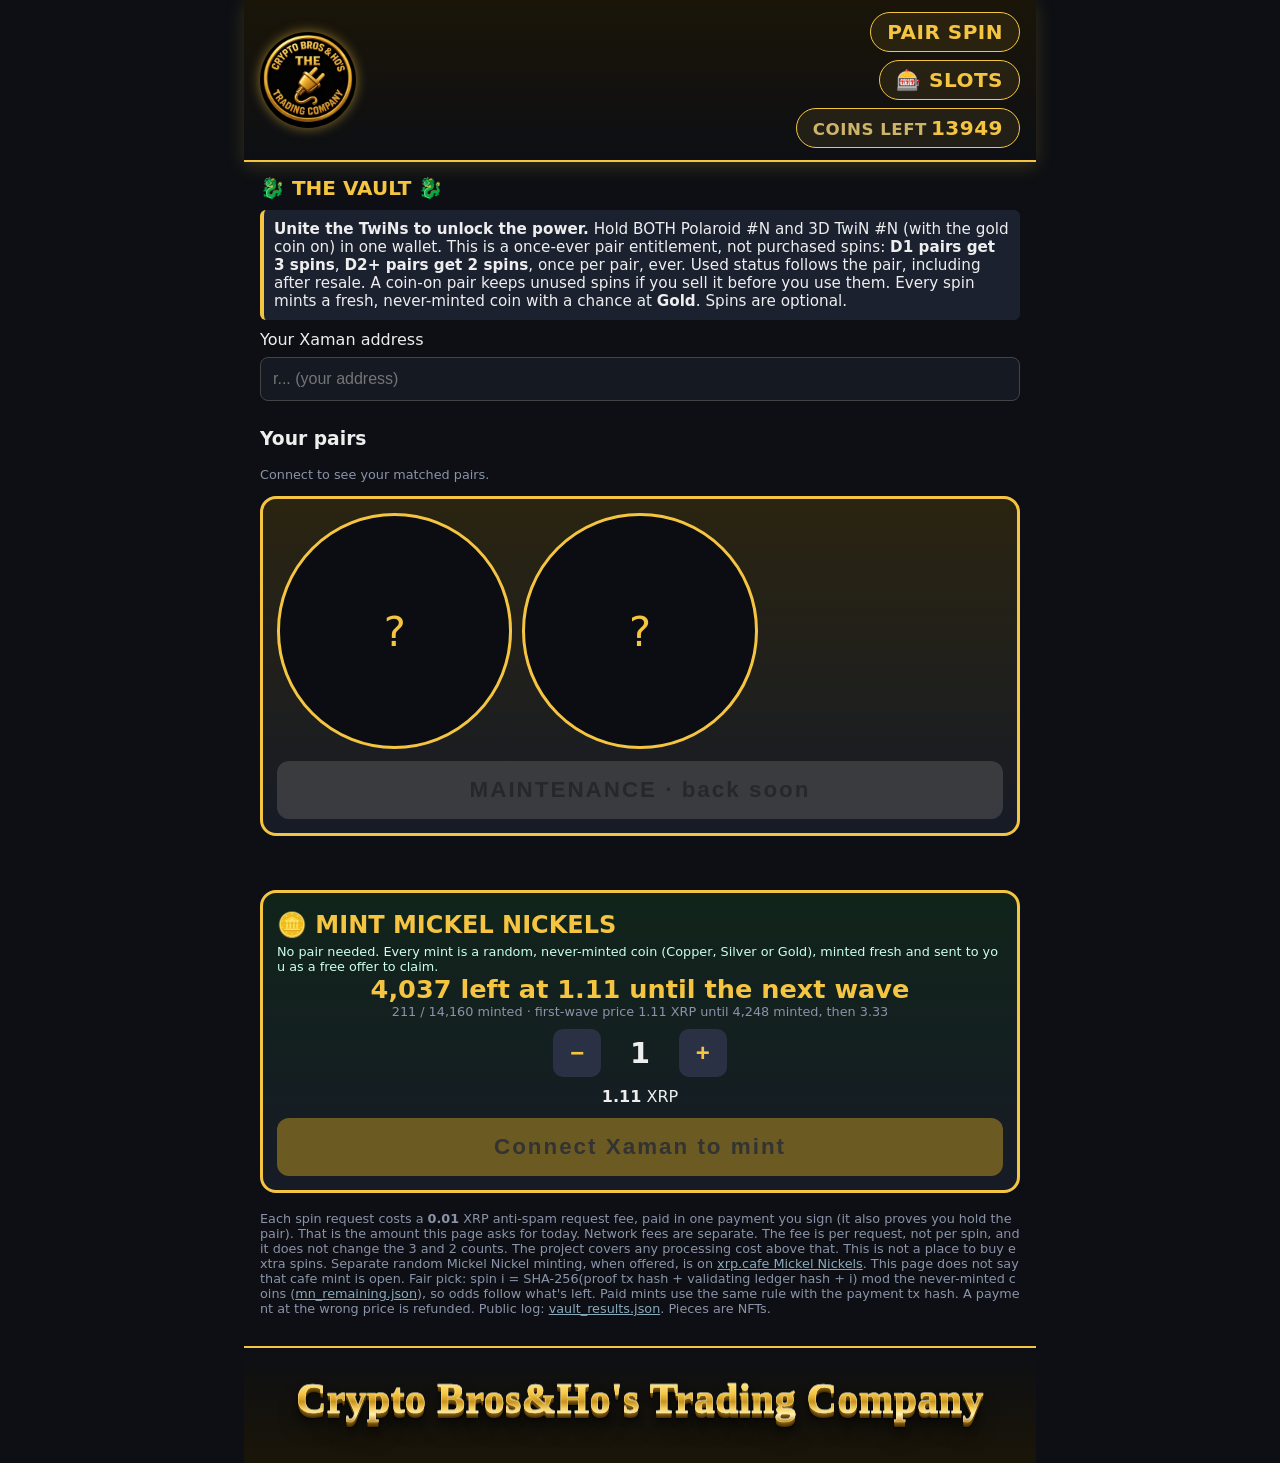
<file: vault.html>
<!doctype html><html lang="en"><head><meta charset="utf-8"><script>window.VAULT_BUILD="20261109-1400";(function(){try{fetch("version.json?t="+Date.now(),{cache:"no-store"}).then(function(r){return r.json()}).then(function(j){var b=j&&j.vault;if(!b||b===window.VAULT_BUILD)return;var u=new URL(location.href);if(u.searchParams.get("v")===b)return;u.searchParams.set("v",b);location.replace(u.toString())}).catch(function(){})}catch(e){}})();if(location.hash==="#slots")location.replace("slots.html"+location.search)</script><meta name="viewport" content="width=device-width,initial-scale=1"><link rel="icon" href="img/favicon.png">
<title>Crypto Bros&amp;Ho's Trading Company · THE VAULT</title>
<style>
body{font-family:system-ui,sans-serif;background:#0d0f14;color:#eee;margin:0 auto;padding:16px;max-width:760px}
.title{position:relative;display:block;width:fit-content;margin:6px auto 14px;font-family:Georgia,'Times New Roman',serif;font-size:clamp(1.55em,7.4vw,2.6em);font-weight:900;line-height:1.12;text-align:center;letter-spacing:.5px;color:#6b4a0c;
text-shadow:0 1px 0 #8a6414,0 2px 0 #7a5810,0 3px 0 #6b4a0c,0 4px 0 #5a3d08,0 5px 0 #4a3106,0 6px 1px rgba(0,0,0,.55),0 8px 6px rgba(0,0,0,.55),0 14px 18px rgba(0,0,0,.6)}
.title::after{content:attr(data-text);position:absolute;inset:0;
background:linear-gradient(180deg,#fff6c9 0%,#ffe27a 18%,#f5c542 38%,#c8921c 55%,#f7d262 70%,#fff0b0 82%,#b9801a 100%);
-webkit-background-clip:text;background-clip:text;color:transparent;-webkit-text-stroke:.6px rgba(255,240,180,.55);text-shadow:none;
filter:drop-shadow(0 -1px 0 rgba(255,255,230,.6))}
h1{font-size:1.25em;color:#f5c542;margin:.5em 0}
.tn{background:#b3261e;color:#fff;font-weight:800;text-align:center;padding:8px;border-radius:8px;letter-spacing:.5px}
.note{background:#1c2130;border-left:4px solid #f5c542;padding:10px;border-radius:6px;font-size:.95em;word-break:break-word;margin:10px 0}
input{width:100%;box-sizing:border-box;padding:12px;font-size:1em;border-radius:8px;border:1px solid #444;background:#151922;color:#fff;margin:8px 0}
.stats{display:flex;gap:10px;margin:10px 0}.stats div{flex:1;background:#171b26;border-radius:10px;padding:10px;text-align:center}.stats b{display:block;font-size:1.5em;color:#f5c542}
.machine{background:linear-gradient(#2a2410,#171b26);border:3px solid #f5c542;border-radius:16px;padding:14px;margin:14px 0}
.reels{display:grid;grid-template-columns:1fr 1fr;gap:12px}.reel{background:#0b0d12;border-radius:10px;overflow:hidden;position:relative;aspect-ratio:1}
.reel img{width:100%;height:100%;object-fit:cover;display:block}.reel .lab{position:absolute;bottom:0;left:0;right:0;background:#000a;font-size:.8em;padding:5px;text-align:center}
.reel .q{position:absolute;inset:0;display:flex;align-items:center;justify-content:center;font-size:4em;color:#f5c542;text-shadow:0 0 12px #000}
.spinning img{filter:blur(7px) brightness(.7)}
button.spin{display:block;width:100%;margin-top:12px;padding:16px;font-size:1.4em;font-weight:900;border:0;border-radius:12px;background:#f5c542;color:#111;cursor:pointer;letter-spacing:2px}
button.spin:disabled{background:#6b5a22;color:#333}
#status{margin:10px 0;font-size:1.05em;min-height:1.3em}
a.btn{display:block;margin-top:8px;padding:12px;border-radius:8px;text-decoration:none;font-weight:700;text-align:center;background:#f5c542;color:#111}
a.sec{background:#2a3145;color:#cfe;font-weight:600}
.small{font-size:.8em;color:#8a93a8;word-break:break-all}
.hist .row{background:#171b26;border-radius:10px;padding:10px;margin:8px 0}
#qr{display:none;text-align:center;margin:10px 0}#qr img{background:#fff;padding:8px;border-radius:8px}
.claim{display:grid;grid-template-columns:1fr 1fr;gap:10px}

.topbar{position:sticky;top:0;z-index:20;display:flex;align-items:center;gap:14px;margin:-16px -16px 14px;padding:12px 16px;background:linear-gradient(180deg,#1a1508,#0d0f14);border-bottom:2px solid #f5c542;box-shadow:0 4px 18px rgba(245,197,66,.18)}
.plug{width:96px;height:96px;flex:0 0 96px;perspective:400px}.plug img{width:100%;height:100%;border-radius:50%;animation:coin 6s linear infinite;filter:drop-shadow(0 0 6px rgba(245,197,66,.55))}
@keyframes coin{from{transform:rotateY(0)}to{transform:rotateY(360deg)}}
@media (prefers-reduced-motion:reduce){.plug img{animation:none}}
.tb-info{flex:1;display:flex;flex-direction:column;gap:8px;align-items:flex-end}
.chip{border:1.5px solid #f5c542;border-radius:999px;padding:7px 16px;font-weight:900;color:#f5c542;background:rgba(245,197,66,.08);font-size:1.25em;white-space:nowrap;letter-spacing:.5px}
.chip small{color:#cdb46a;font-weight:600;margin-right:4px}

.pairs{display:grid;grid-template-columns:1fr;gap:10px}.pc{background:#171b26;border:2px solid #333;border-radius:12px;padding:10px;cursor:pointer;display:flex;gap:10px;align-items:center}
.pc.sel{border-color:#f5c542;box-shadow:0 0 12px rgba(245,197,66,.4)}.pc.used{opacity:.45;cursor:default}.pc img{width:72px;height:72px;border-radius:8px;object-fit:cover}
.warn{background:#2a1a08;border:2px solid #f5c542;border-radius:10px;padding:12px;margin:12px 0}
.coins{display:grid;grid-template-columns:repeat(3,1fr);gap:10px}.coin{aspect-ratio:1;background:#0b0d12;border-radius:50%;overflow:hidden;display:flex;align-items:center;justify-content:center;font-size:2.6em;color:#f5c542;border:3px solid #f5c542}
.coin img{width:100%;height:100%;object-fit:cover}.coin.spinning{animation:coin 0.6s linear infinite}
.mnbox{background:linear-gradient(#10241a,#171b26);border:3px solid #f5c542;border-radius:16px;padding:14px;margin:18px 0}.qty{display:flex;gap:10px;align-items:center;justify-content:center;margin:10px 0}.qty button{width:48px;height:48px;font-size:1.5em;font-weight:900;border-radius:10px;border:0;background:#2a3145;color:#f5c542}.qty b{font-size:1.8em;min-width:2em;text-align:center}.big{font-size:1.6em;color:#f5c542;font-weight:900;text-align:center}
.navl{color:#f5c542;font-weight:800;text-decoration:none}
</style></head><body>
<div class="topbar"><div class="plug"><a href="home.html" aria-label="Home" style="display:contents"><img src="img/the_plug.png" alt="THE plug, Crypto Bros &amp; Ho's Trading Company"></a></div><div class="tb-info"><a class="chip navl" href="index.html">PAIR SPIN</a><a class="chip navl" href="slots.html">🎰 SLOTS</a><span class="chip"><small>COINS LEFT</small><span id="stash">…</span></span></div></div>
<h1>🐉 THE VAULT 🐉</h1>
<div class="note"><b>Unite the TwiNs to unlock the power.</b> Hold BOTH Polaroid #N and 3D TwiN #N (with the gold coin on) in one wallet. This is a once-ever pair entitlement, not purchased spins: <b>D1 pairs get 3 spins</b>, <b>D2+ pairs get 2 spins</b>, once per pair, ever. Used status follows the pair, including after resale. A coin-on pair keeps unused spins if you sell it before you use them. Every spin mints a fresh, never-minted coin with a chance at <b>Gold</b>. Spins are optional.</div>
<a class="btn" id="connect" style="display:none" href="#">🔗 Connect Xaman (sign in)</a>
<label>Your Xaman address</label>
<input id="w" placeholder="r... (your address)" autocomplete="off">
<h3>Your pairs</h3><div class="pairs" id="pairs"><div class="small">Connect to see your matched pairs.</div></div>
<div class="warn" id="warn" style="display:none">⚠️ <b>Heads up:</b> the gold coin in the corner will be removed once you use your spins. Until then your NFT holds the value of your free Mickel spins.<label style="display:block;margin-top:8px"><input type="checkbox" id="ok" style="width:auto"> I understand</label></div>
<div class="machine"><div class="coins"><div class="coin" id="c0">?</div><div class="coin" id="c1">?</div><div class="coin" id="c2" style="display:none">?</div></div>
<button class="spin" id="spin" disabled>Pick a pair</button></div>
<div id="status"></div>
<div id="qr"><div class="small" id="qrt">Scan with Xaman:</div><img id="qri" width="220" height="220" alt="QR"></div>
<div id="claim"></div>
<div class="mnbox"><h2 style="margin:.2em 0;color:#f5c542">🪙 MINT MICKEL NICKELS</h2>
<div class="small" style="color:#cfe">No pair needed. Every mint is a random, never-minted coin (Copper, Silver or Gold), minted fresh and sent to you as a free offer to claim.</div>
<div class="big" id="mnleft">…</div><div class="small" style="text-align:center" id="mnsub"></div>
<div class="qty"><button id="mnminus">−</button><b id="mnq">1</b><button id="mnplus">+</button></div>
<div style="text-align:center"><b id="mntot">…</b> XRP</div>
<button class="spin" id="mnbuy" disabled>Mint opens soon</button></div>
<p class="small">Each spin request costs a <b id="vaultfee">0.01</b> XRP anti-spam request fee, paid in one payment you sign (it also proves you hold the pair). That is the amount this page asks for today. Network fees are separate. The fee is per request, not per spin, and it does not change the 3 and 2 counts. The project covers any processing cost above that. This is not a place to buy extra spins. Separate random Mickel Nickel minting, when offered, is on <a href="https://xrp.cafe/collection/mickelnickels" style="color:#8ab" target="_blank" rel="noopener">xrp.cafe Mickel Nickels</a>. This page does not say that cafe mint is open. Fair pick: spin i = SHA-256(proof tx hash + validating ledger hash + i) mod the never-minted coins (<a href="mn_remaining.json" style="color:#8ab">mn_remaining.json</a>), so odds follow what's left. Paid mints use the same rule with the payment tx hash. A payment at the wrong price is refunded. Public log: <a href="vault_results.json" style="color:#8ab">vault_results.json</a>. Pieces are NFTs.</p>
<script src="config.js"></script>
<script src="pay-gate.js?v=20261109-1220"></script>
<script src="health-gate.js?v=20261109-1400"></script>
<script>
const SELLER="rNxAwKP3rdNTfe4ZNw1SntXCfW2U4r2XuB",WSS=["wss://xrplcluster.com","wss://s1.ripple.com","wss://s2.ripple.com"],EXP="https://livenet.xrpl.org",NET='MAINNET',PAGE=location.origin+location.pathname,GW="https://gateway.pinata.cloud/ipfs/";
const $=id=>document.getElementById(id);let NS=3,MNW=null,mnq=1,VP=null,RES={used_pairs:{}},XM=null,connected=false,sel=null,ws=null,wsi=0,reqId=1,pend={},spinT=null,watchT=null,known=new Set();
const isMobile=/iPhone|iPad|Android/i.test(navigator.userAgent),valid=a=>/^r[1-9A-HJ-NP-Za-km-z]{24,34}$/.test(a);
const hex2s=h=>{try{return decodeURIComponent(h.replace(/(..)/g,'%$1'))}catch(e){return''}},s2hex=s=>Array.from(new TextEncoder().encode(s)).map(b=>b.toString(16).padStart(2,'0')).join('').toUpperCase();
const sleep=ms=>new Promise(r=>setTimeout(r,ms));let connP=null;
function conn(){if(ws&&ws.readyState===1)return Promise.resolve(ws);if(connP)return connP;connP=new Promise((res,rej)=>{const s=new WebSocket(WSS[wsi%WSS.length]);s.P={};setTimeout(()=>{if(s.readyState!==1){wsi++;try{s.close()}catch(e){}rej(new Error('ws'))}},8000);
 s.onopen=()=>{ws=s;res(s)};s.onerror=()=>{wsi++;rej(new Error('ws'))};s.onclose=()=>{if(ws===s)ws=null;for(const k in s.P){s.P[k]({error:'closed'});delete s.P[k]}};
 s.onmessage=e=>{const m=JSON.parse(e.data);if(m.id&&s.P[m.id]){s.P[m.id](m);delete s.P[m.id]}}}).finally(()=>{connP=null});return connP}
// a busy / rate-limited server reply moves to the next server instead of being read as "no NFTs / no offers"
async function rq(o){for(let k=0;k<5;k++){let s=null;try{s=await conn();const m=await new Promise(r=>{const id=reqId++;s.P[id]=r;s.send(JSON.stringify({...o,id}));setTimeout(()=>{if(s.P[id]){delete s.P[id];r({error:'timeout'})}},15000)});
  if(m&&m.result&&!m.error)return m;if(m&&/^(entryNotFound|actNotFound|objectNotFound)$/.test(m.error||''))return m;
  if(ws===s){wsi++;ws=null;try{s.close()}catch(e){}}}catch(e){}await sleep(600)}throw new Error('ledger')}
async function fj(u){const r=await fetch(u+(u.includes('?')?'&':'?')+'t='+Date.now(),{cache:'no-store'});if(!r.ok)throw new Error(u+' '+r.status);return r.json()}
async function nfts(a){let out=[],marker;do{const r=(await rq({command:'account_nfts',account:a,limit:400,marker})).result||{};out=out.concat(r.account_nfts||[]);marker=r.marker}while(marker);return out}
const img=u=>u&&u.startsWith('ipfs://')?GW+u.slice(7):u;
async function coinInfo(uri){try{let r=await fetch(img(uri));if(!r.ok)r=await fetch(img(uri.replace(/\/0+(\d+\.json)$/,'/$1')));const j=await r.json();return{name:j.name,img:img(j.image),metal:((j.attributes||[]).find(a=>/metal/i.test(a.trait_type))||{}).value}}catch(e){return{name:uri.split('/').pop(),img:''}}}
function vaultFeeFrom(vj){if(window.CBHPayGate)return window.CBHPayGate.vaultFeeFrom(vj);const f=parseInt(vj&&vj.spin_fee_drops,10);return f>=100000?f:100000}
let VOPEN=false,SPINFEE=100000,MN_MAX=0;async function load(){try{const vj=await fj('vault.json');VOPEN=vj.open===true;SPINFEE=vaultFeeFrom(vj)}catch(e){VOPEN=false;SPINFEE=100000}const vf=$('vaultfee');if(vf)vf.textContent=window.CBHPayGate?window.CBHPayGate.xrpLabel(SPINFEE):String(SPINFEE/1e6);if(!VOPEN){$('stash').textContent='SOON'}if(!VP)VP=await (await fetch('vault_pool.json?v=20261017b')).json();try{const R=await fj('vault_results.json');R.mn=R.mn||{};const t=Number(R.mn.minted_total||0);if(t<MN_MAX)return; /* never step back to an older copy */MN_MAX=t;RES=R;if(VOPEN)$('stash').textContent=RES.stash_left}catch(e){}}
async function myPairs(){const a=$('w').value.trim();if(!valid(a))return;const have={};for(const n of await nfts(a))if(n.Issuer===SELLER)have[hex2s(n.URI||'')]=n;
 const L=[];for(const [N,p] of Object.entries(VP.pairs)){const P=have[p.polaroid.uri_coin],T=have[p.twin.uri_coin];const Pn=have[p.polaroid.uri_nocoin],Tn=have[p.twin.uri_nocoin];
  if(P&&T)L.push({N,name:p.name,img:p.polaroid.img,ok:!RES.used_pairs[N],d1:0});else if((P||Pn)&&(T||Tn))L.push({N,name:p.name,img:p.polaroid.img,ok:false,why:'spins used'});else if(P||T)L.push({N,name:p.name,img:p.polaroid.img,ok:false,why:'need both Polaroid + TwiN #'+N})}
 for(const [N,p] of Object.entries(VP.d1||{}))if(have[p.polaroid_uri]&&have[p.twin_uri])L.push({N,name:p.name+' (D1)',img:p.img,ok:!RES.used_pairs[N],d1:1,why:RES.used_pairs[N]?'spins used':''});
 $('pairs').innerHTML=L.length?L.map(x=>`<div class="pc ${x.ok?'':'used'} ${sel===x.N?'sel':''}" data-n="${x.N}" data-ok="${x.ok}" data-d1="${x.d1?1:0}"><img src="${x.img}" alt="" loading="lazy" decoding="async" width="72" height="72"><div><b>${x.name}</b><div class="small">${x.ok?(x.d1?'D1 pair · 3 spins ready':'🪙 coin on · 2 spins ready'):(x.why||'spins used')}</div></div></div>`).join(''):'<div class="small">No matched pairs found in this wallet.</div>';
 document.querySelectorAll('.pc').forEach(e=>e.onclick=()=>{if(e.dataset.ok!=='true')return;sel=e.dataset.n;NS=e.dataset.d1==='1'?3:2;$('c2').style.display=NS===3?'':'none';myPairs();gate()});gate()}
function gate(){const b=$('spin');if(!VOPEN){b.disabled=true;b.textContent='THE VAULT opens soon';b.style.filter='grayscale(1)';b.style.opacity='.5';return}if(!(window.CBHHealth&&CBHHealth.allowed('vault'))){b.disabled=true;b.textContent='MAINTENANCE · back soon';b.style.filter='grayscale(1)';b.style.opacity='.5';return}b.style.filter='';b.style.opacity='';$('warn').style.display=sel?'block':'none';const walletOk=XM?connected:valid($('w').value.trim());
 if(!sel){b.disabled=true;b.textContent='Pick a pair';return}if(!$('ok').checked){b.disabled=true;b.textContent='Tick “I understand” first';return}
 if(!walletOk||!XM){b.disabled=true;b.textContent='Connect Xaman to spin';return}b.disabled=false;b.textContent='🐉 UNITE THE TWINS · USE '+NS+' SPINS'}
$('ok').onchange=gate;
async function xamanSign(txjson,instruction){const ret=PAGE+'?wallet='+encodeURIComponent($('w').value.trim());
 const sub=await XM.payload.createAndSubscribe({txjson,options:Object.assign({force_network:NET},isMobile?{}:{return_url:{app:ret,web:ret}}),custom_meta:{instruction}},e=>{if('signed' in e.data)return e.data});
 if(!sub||!sub.created)throw new Error('Xaman did not create the sign request');if(isMobile)location.href=sub.created.next.always;else{$('qri').src=sub.created.refs.qr_png;$('qr').style.display='block'}
 const uuid=sub.created.uuid;return new Promise((res,rej)=>{let done=false,n=0;const fin=v=>{if(done)return;done=true;clearInterval(t);res(v)};sub.resolved.then(fin,()=>{});
  const t=setInterval(async()=>{if(done)return;if(++n>200){done=true;clearInterval(t);rej(new Error('no answer from Xaman, check your wallet before trying again'));return}try{const p=await XM.payload.get(uuid);const m=p&&p.meta||{};if(m.resolved)fin({signed:!!m.signed,txid:p.response&&p.response.txid})}catch(e){}},3000)})}
let VBUSY=false;const vlock=async fn=>{if(VBUSY)return;VBUSY=true;try{await fn()}finally{VBUSY=false}};
function startC(){for(let i=0;i<NS;i++){$('c'+i).classList.add('spinning');$('c'+i).textContent='🪙'}}
function stopC(list){for(let i=0;i<NS;i++){const c=$('c'+i);c.classList.remove('spinning');c.innerHTML=list[i]?(list[i].img?`<img src="${list[i].img}" title="${list[i].name}">`:'✔'):'?'}}
async function pendingCoins(){const a=$('w').value.trim();const r=(await rq({command:'account_objects',account:SELLER,type:'nft_offer',limit:400})).result||{};
 const held={};for(const n of await nfts(SELLER))if(n.NFTokenTaxon===3)held[n.NFTokenID]=hex2s(n.URI||'');
 return (r.account_objects||[]).filter(o=>o.Destination===a&&o.Amount==='0'&&held[o.NFTokenID]).map(o=>({offer:o.index,uri:held[o.NFTokenID]}))}
async function showClaims(){const L=await pendingCoins();if(!L.length){$('claim').innerHTML='';return L}const info=await Promise.all(L.map(x=>coinInfo(x.uri)));
 $('claim').innerHTML='<h3>Your Mickel Nickels to claim</h3><div class="claim">'+L.map((x,i)=>`<a class="btn cl" href="#" onclick='claimOne("${x.offer}");return false'>CLAIM ${info[i].metal||''} ${info[i].name}</a>`).join('')+'</div><div class="small">Claiming costs 0 XRP. Or accept them in Xaman → Events → Requests.</div>';return L.map((x,i)=>({...x,...info[i]}))}
async function claimOne(o){if(!XM||VBUSY)return;VBUSY=true;try{await xamanSign({TransactionType:'NFTokenAcceptOffer',NFTokenSellOffer:o},'Claim your Mickel Nickel (0 XRP)')}catch(e){$('status').textContent='Xaman: '+e.message}finally{VBUSY=false}setTimeout(showClaims,5000)}
$('spin').onclick=()=>vlock(async()=>{if(!VOPEN||$('spin').disabled||!(window.CBHHealth&&CBHHealth.allowed('vault')))return;const N=sel;const before=new Set((await pendingCoins()).map(x=>x.offer));startC();
 $('status').innerHTML=`Opening Xaman… check it says <b>${NET}</b> and <b>${SPINFEE/1e6} XRP</b> (spin fee), then sign. That proves you hold pair #${N}.`;
 try{if(!VOPEN)throw new Error('THE VAULT opens soon');await xamanSign({TransactionType:'Payment',Destination:SELLER,Amount:String(SPINFEE),Memos:[{Memo:{MemoType:s2hex('CBH-VAULT'),MemoData:s2hex(N)}}]},`THE VAULT: use ${NS} spins on pair #${N}`)}catch(e){stopC([]);$('status').textContent='Xaman: '+e.message;return}
 clearInterval(watchT);let k=0;watchT=setInterval(async()=>{k++;try{const L=(await showClaims())||[];const nw=L.filter(x=>!before.has(x.offer));
  if(nw.length>=NS){clearInterval(watchT);stopC(nw);const g=nw.filter(x=>/gold/i.test((x.metal||'')+x.name)).length;$('status').innerHTML=(g?'🏆 GOLD! ':'🎉 ')+'Your '+NS+' spins are in. Claim your coins below. The coin on pair #'+N+' is now off.';sel=null;await load();myPairs()}
  else if(k>45){clearInterval(watchT);stopC([]);$('status').innerHTML='No spins came back. Check <a href="vault_results.json" style="color:#8ab">the public log</a> (the pair may not qualify).'}}catch(e){}},4000)});
if(window.CBH_XAMAN_API_KEY){const sc=document.createElement('script');sc.src='https://xumm.app/assets/cdn/xumm.min.js';sc.onload=()=>{XM=new Xumm(window.CBH_XAMAN_API_KEY);$('connect').style.display='block';$('w').readOnly=true;
 $('connect').onclick=e=>{e.preventDefault();if(connected)XM.logout();else XM.authorize()};XM.on('logout',()=>{connected=false;$('connect').textContent='🔗 Connect Xaman (sign in)';gate()});
 XM.on('success',async()=>{const a=await XM.user.account;$('w').value=a;connected=true;$('connect').textContent='✅ Connected: '+a.slice(0,6)+'…'+a.slice(-4);myPairs();showClaims();mnGate()})};document.head.appendChild(sc)}
load().then(()=>{loadMN();const q=new URLSearchParams(location.search).get('wallet');if(q&&valid(q)&&!$('w').value)$('w').value=q;myPairs().catch(()=>{});showClaims().catch(()=>{})});
// ---- paid Mickel Nickel mint ----
const dr=x=>{const [a,b='']=String(x).split('.');return BigInt(a)*1000000n+BigInt((b+'000000').slice(0,6))};
function mnState(){const m=(RES&&RES.mn)||{};const until=Number(MNW?MNW.first_wave.until_total_minted:4248),tot=Number(m.minted_total||0);
 const first=tot<until,price=first?MNW.first_wave.price_xrp:MNW.normal_price_xrp;return{m,until,tot,first,price,open:!!(MNW&&MNW.open)&&VOPEN_MN,max:Number(MNW?MNW.max_per_tx:10)}}
let VOPEN_MN=false;
async function loadMN(){try{MNW=await fj('mn_waves.json')}catch(e){MNW=null}VOPEN_MN=!!(MNW&&MNW.open);mnGate()}
function mnGate(){if(!MNW){$('mnleft').textContent='—';return}const S=mnState();
 $('mnleft').textContent=S.first?`${(S.until-S.tot).toLocaleString()} left at ${MNW.first_wave.price_xrp} until the next wave`:`Price now ${S.price} XRP`;
 $('mnsub').textContent=`${S.tot.toLocaleString()} / ${(MNW.total||14160).toLocaleString()} minted · first-wave price ${MNW.first_wave.price_xrp} XRP until ${S.until.toLocaleString()} minted, then ${MNW.normal_price_xrp}`;
 mnq=Math.max(1,Math.min(mnq,S.max));$('mnq').textContent=mnq;$('mntot').textContent=(Number(dr(S.price)*BigInt(mnq))/1e6).toFixed(2);
 const b=$('mnbuy');if(!S.open){b.disabled=true;b.textContent='Mint opens soon';b.style.opacity='.5';return}b.style.opacity='';
 if(!XM||!connected){b.disabled=true;b.textContent='Connect Xaman to mint';return}b.disabled=false;b.textContent=`🪙 MINT ${mnq} · ${$('mntot').textContent} XRP`}
$('mnminus').onclick=()=>{mnq--;mnGate()};$('mnplus').onclick=()=>{mnq++;mnGate()};
$('mnbuy').onclick=()=>vlock(async()=>{const S=mnState();if(!S.open||$('mnbuy').disabled)return;const q=mnq,amt=(dr(S.price)*BigInt(q)).toString();const before=new Set((await pendingCoins()).map(x=>x.offer));
 $('status').innerHTML=`Opening Xaman… check it says <b>${NET}</b> and <b>${(Number(amt)/1e6).toFixed(2)} XRP</b>, then sign.`;
 try{await xamanSign({TransactionType:'Payment',Destination:SELLER,Amount:amt,Memos:[{Memo:{MemoType:s2hex('CBH-MN'),MemoData:s2hex(String(q))}}]},`Mint ${q} random Mickel Nickel${q>1?'s':''} at ${S.price} XRP each`)}catch(e){$('status').textContent='Xaman: '+e.message;return}
 $('status').textContent='Paid ✔ Minting your random coin'+(q>1?'s':'')+'…';let k=0;clearInterval(watchT);watchT=setInterval(async()=>{k++;try{const L=(await showClaims())||[];const nw=L.filter(x=>!before.has(x.offer));
  if(nw.length>=q){clearInterval(watchT);const g=nw.filter(x=>/gold/i.test((x.metal||'')+x.name)).length;$('status').innerHTML=(g?'🏆 GOLD! ':'🎉 ')+`Your ${q} Mickel Nickel${q>1?'s are':' is'} in. Claim below.`;await load();mnGate()}
  else if(k>60){clearInterval(watchT);$('status').innerHTML='Nothing came back yet. Check <a href="vault_results.json" style="color:#8ab">the public log</a> (a wrong-price payment is refunded).'}}catch(e){}},4000)});
setInterval(()=>load().then(mnGate).catch(()=>{}),30000);loadMN();
$('w').addEventListener('change',()=>myPairs().catch(()=>{}));

if(window.CBHHealth){CBHHealth.load().then(()=>{if(VOPEN)gate()});setInterval(()=>{if(!document.hidden)CBHHealth.load().then(()=>{if(VOPEN)gate()})},60000)}   // only re-gate once vault.json has loaded (keeps the original first-paint text)
</script><div class="footer" style="margin:30px -16px -16px;padding:22px 10px 26px;border-top:2px solid #f5c542;background:linear-gradient(0deg,#1a1508,#0d0f14)"><div class="title" data-text="Crypto Bros&amp;Ho's Trading Company" role="heading" aria-level="1">Crypto Bros&amp;Ho's Trading Company</div>
</div>
</body></html>
</file>
<file: mickel-pickle/ashes.css>
@font-face{font-family:"Luckiest Guy";src:url(fonts/luckiest-guy.woff2) format("woff2");font-display:swap}
@font-face{font-family:"Nunito";font-weight:800;src:url(fonts/nunito-800.woff2) format("woff2");font-display:swap}
:root{--ink:#1a0d14;--cream:#fff4e0;--gold:#ffc72c;--goldd:#c98900;--green:#1f9d4a;--pickle:#5fae3a;--fire:#ff5a1f}
*{box-sizing:border-box}body{margin:0 auto;max-width:560px;padding:10px 12px 40px;background:#0d0f14;color:#eee;font-family:"Nunito",system-ui,sans-serif;font-weight:800}
.disp{font-family:"Luckiest Guy",sans-serif;font-weight:400;letter-spacing:.03em}
.net{background:#7b2cff;color:#fff;text-align:center;font-size:.72rem;padding:5px;border-radius:8px;letter-spacing:.04em}
.hd{display:flex;align-items:center;gap:8px;margin:8px 0}.hd h1{flex:1;margin:0;font-family:"Nunito",system-ui,sans-serif;font-weight:800;text-transform:none;letter-spacing:0;font-size:clamp(1.25rem,6vw,2rem);line-height:1.05;color:var(--pickle);text-shadow:0 3px 0 var(--ink),3px 3px 0 var(--ink)}
.mute{min-width:44px;height:44px;border-radius:999px;border:3px solid var(--ink);background:var(--cream);font-size:1rem;cursor:pointer}
.wal{display:flex;gap:6px;align-items:center}.wal input{flex:1;min-width:0;padding:10px;border-radius:10px;border:2px solid #333;background:#151821;color:#eee}
#connect{color:var(--gold);text-decoration:none;font-size:.85rem;white-space:nowrap}
.tabs{display:flex;gap:6px;margin:10px 0}.tabs a{flex:1;text-align:center;padding:9px 4px;border-radius:999px;border:2px solid var(--gold);color:var(--gold);text-decoration:none;font-size:.8rem}
.tabs a.on{background:var(--gold);color:var(--ink)}.tab[hidden]{display:none}
.card{background:#151821;border:3px solid var(--pickle);border-radius:18px;padding:12px}.banner{margin-bottom:10px}.hero{display:grid;grid-template-columns:40% 1fr;gap:10px;align-items:center}
.hero img{width:100%;border-radius:12px}.hero h2{margin:0;color:var(--pickle)}
.price{font-size:1.3rem;color:var(--gold);margin:.3rem 0}.tbd{background:#ff3d9a;color:#fff;font-size:.62rem;padding:2px 6px;border-radius:999px;vertical-align:middle}
.stock,.cap{margin:.2rem 0;font-size:.8rem;color:#b9c0d0}
.banner{position:relative;border-radius:18px;overflow:hidden;border:3px solid var(--pickle)}.banner img{width:100%;display:block;max-height:440px;object-fit:cover;object-position:top}
.tagline{position:absolute;left:0;right:0;bottom:0;margin:0;padding:14px 8px 10px;text-align:center;font-size:clamp(1.5rem,8vw,2.2rem);color:var(--gold);text-shadow:0 3px 0 var(--ink),2px 2px 0 var(--ink);background:linear-gradient(#0000,#000c)}
.note{font-size:.8rem;color:#b9c0d0}
.grid{display:grid;grid-template-columns:repeat(3,1fr);gap:8px}.grid.sm{grid-template-columns:repeat(4,1fr)}
.it{background:var(--cream);color:var(--ink);border-radius:12px;padding:6px;text-align:center;font-size:.68rem;border:3px solid transparent;cursor:pointer;line-height:1.15}
.it img{width:100%;aspect-ratio:1;object-fit:contain;border-radius:8px}.it.sel{border-color:var(--fire);box-shadow:0 0 0 2px var(--gold)}.it.off{opacity:.45}
.it .left{display:block;color:#666;font-size:.62rem}.it button{margin-top:4px;width:100%;border:2px solid var(--ink);border-radius:999px;background:var(--gold);font:inherit;padding:4px}
.btn{border:3px solid var(--ink);border-radius:999px;min-height:52px;width:100%;font-family:"Luckiest Guy",sans-serif;font-size:1.2rem;cursor:pointer}
.gold{background:var(--gold);color:var(--ink);box-shadow:0 5px 0 var(--goldd)}.btn:disabled{opacity:.5}.big{font-size:1.6rem;min-height:64px;margin-top:10px}
.machine{background:radial-gradient(circle at 50% 70%,#ff5a1f55,#1a0d14 70%);border:4px solid var(--gold);border-radius:22px;padding:12px;text-align:center}
.mtitle{margin:0;font-size:2rem;color:var(--fire);text-shadow:0 3px 0 var(--ink)}.lore{margin:.2rem 0 .5rem;font-size:.8rem;color:var(--cream);font-style:italic}
.canbox{position:relative;height:min(62vw,300px);display:grid;place-items:center}.canbox img{height:100%;width:100%;object-fit:contain;border-radius:14px;min-height:0}.canbox{overflow:hidden}
#can.shake{animation:shake .35s infinite}@keyframes shake{0%,100%{transform:rotate(0)}25%{transform:rotate(-6deg) translateX(-4px)}75%{transform:rotate(6deg) translateX(4px)}}
#result.pop{animation:pop .7s cubic-bezier(.2,1.6,.4,1)}#result.drop{animation:drop 1.1s cubic-bezier(.3,1.5,.5,1)}#result.burst{animation:burst .6s ease-out}@keyframes drop{0%{transform:translateY(-120%)}70%{transform:translateY(4%)}to{transform:none}}@keyframes burst{0%{transform:scale(.3) rotate(-8deg);opacity:0;filter:brightness(3)}to{transform:none;opacity:1;filter:none}}@keyframes pop{0%{transform:translateY(60%) scale(.2);opacity:0}to{transform:none;opacity:1}}
.status{margin-top:8px;min-height:2.4em;color:var(--gold);font-size:.95rem}
h3{font-size:.95rem;margin:14px 0 6px;color:var(--pickle)}.cost{margin-top:12px;font-size:.85rem;color:var(--cream)}.cost small{color:#b9c0d0}
#qr{text-align:center;margin:10px 0}#qr img{background:#fff;padding:8px;border-radius:8px}.small{font-size:.75rem;color:#8a93a8}.foot{text-align:center;margin-top:20px}
#claims a,#vmClaims a,#cmClaims a{display:block;margin-top:8px;padding:12px;border-radius:999px;text-align:center;background:var(--gold);color:var(--ink);text-decoration:none;border:3px solid var(--ink)}
.full{margin:.3rem 0;color:var(--gold);font-size:.85rem}.it .qty{position:absolute;top:4px;right:4px;background:var(--fire);color:#fff;border-radius:999px;padding:1px 6px;font-size:.65rem}.it{position:relative}

.btn.cafe{display:inline-block;text-decoration:none;text-align:center;color:var(--ink)}.it a.cafe{display:block;margin-top:4px;border:2px solid var(--ink);border-radius:999px;background:var(--gold);color:var(--ink);text-decoration:none;padding:4px;font-weight:700}
/* s10 vending + coin machine reskin */
:root{--pink:#ff2d95}
.vm{position:relative;margin:4px auto 10px;max-width:760px;background:linear-gradient(160deg,#1f9d4a,#0f5e2b 60%,#0a3f1d);border:5px solid var(--ink);border-radius:26px 26px 14px 14px;padding:12px;box-shadow:0 0 0 4px var(--gold),0 14px 0 #06210f,0 20px 40px #000}
.vm-marquee{text-align:center;background:#120a10;border:4px solid var(--gold);border-radius:16px;padding:10px 6px;box-shadow:0 0 18px var(--pink),inset 0 0 16px #ff2d9555}
.vm-brand{font-size:clamp(1.7rem,8vw,3rem);color:var(--gold);text-shadow:0 0 6px #fff7,0 0 16px var(--gold),3px 3px 0 var(--pink);animation:glow 2s ease-in-out infinite}
@keyframes glow{50%{text-shadow:0 0 2px #fff7,0 0 6px var(--gold),3px 3px 0 var(--pink)}}
.vm-slogan{color:var(--pink);font-size:clamp(.72rem,3.2vw,1rem);text-shadow:0 0 8px var(--pink)}.vm-sub{color:var(--cream);font-size:.72rem;margin-top:4px}
.vm-body{display:grid;grid-template-columns:1fr 150px;gap:10px;margin-top:10px}
.vm-glass{position:relative;background:linear-gradient(120deg,#ffffff22,#ffffff05 40%,#ffffff18);border:4px solid #c9d3d9;border-radius:12px;padding:8px;box-shadow:inset 0 0 30px #000a;overflow:hidden;min-height:300px}
.vm-row{border-bottom:5px solid #9aa6ad;padding:4px 0 6px;margin-bottom:6px;position:relative;z-index:1}.vm-lbl{display:block;color:var(--gold);font-size:.66rem;letter-spacing:.06em}
.vm-slots{display:grid;grid-template-columns:repeat(auto-fill,minmax(64px,1fr));gap:6px;counter-reset:s}
.vm-slots .it{counter-increment:s;background:#fff4e0ee;padding:4px 4px 14px;font-size:.58rem}
.vm-slots .it::after{content:attr(data-code);position:absolute;bottom:2px;left:50%;transform:translateX(-50%);background:var(--ink);color:var(--gold);border-radius:4px;padding:0 5px;font-size:.6rem}
#myBases .it::after{content:"A" counter(s)}#myAtts .it::after{content:"B" counter(s)}#myPoses .it::after{content:"C" counter(s)}
.vm-slots .it::before{content:"";position:absolute;left:6px;right:6px;bottom:12px;height:6px;background:repeating-linear-gradient(90deg,#b8c2c8 0 4px,#6c777d 4px 7px);border-radius:3px}
.vm-slots .note{color:#cfe;font-size:.7rem;margin:4px}
.vm-sticker{position:absolute;right:-14px;bottom:-10px;width:90px;transform:rotate(12deg);opacity:.9;z-index:0}
.vm-panel{background:#1a1d24;border:4px solid var(--ink);border-radius:12px;padding:8px;display:flex;flex-direction:column;gap:8px;align-items:stretch;box-shadow:inset 0 0 0 2px #333}
.vm-screen{background:#032b12;color:#7dff9a;font-family:monospace;font-size:.72rem;border:3px solid #000;border-radius:6px;padding:6px;min-height:58px;text-shadow:0 0 6px #3f6}
.vm-coin{display:flex;gap:6px;align-items:center;color:var(--cream);font-size:.6rem}.vm-coinslot{display:inline-block;width:12px;height:40px;background:#000;border:3px solid var(--gold);border-radius:6px;box-shadow:0 0 8px var(--gold)}
.vm-keys{display:grid;grid-template-columns:repeat(3,1fr);gap:5px}.vm-keys span{background:linear-gradient(#eee,#aaa);color:var(--ink);text-align:center;border-radius:6px;padding:5px 0;font-size:.8rem;border:2px solid var(--ink);box-shadow:0 2px 0 var(--ink)}
.vm-builds{color:var(--gold);font-size:.68rem;text-align:center}
.vm-build{background:radial-gradient(circle at 40% 35%,#ff6ab8,var(--pink) 60%,#a0005a);color:#fff;border:3px solid var(--ink);border-radius:999px;padding:14px 6px;font-family:"Luckiest Guy",sans-serif;font-size:1.05rem;box-shadow:0 5px 0 var(--ink),0 0 14px var(--pink);cursor:pointer}
.vm-build:disabled{filter:saturate(.45) brightness(.8);cursor:not-allowed}
.vm-tray{position:relative;margin-top:12px;background:#08090c;border:4px solid #c9d3d9;border-radius:12px;height:190px;overflow:hidden;box-shadow:inset 0 14px 20px #000}
.vm-tray .canbox{height:100%;position:relative;z-index:1}.vm-tray .canbox img{object-fit:contain}
.vm-flames{position:absolute;inset:auto 0 0 0;height:70px;background:radial-gradient(ellipse at 50% 100%,#ff5a1f,#ff2d9566 45%,transparent 70%);filter:blur(2px);animation:flick 1.2s infinite alternate;z-index:0}
.vm-flames::after{content:"";position:absolute;inset:0;background:radial-gradient(circle,#ccc8 1px,transparent 2px) 0 0/14px 14px;animation:ash 3s linear infinite;opacity:.5}
@keyframes flick{to{opacity:.6;transform:scaleY(1.15)}}@keyframes ash{to{background-position:0 -70px}}
.vm-push{position:absolute;top:6px;left:50%;transform:translateX(-50%);color:#9aa6ad;font-size:.7rem;letter-spacing:.2em;z-index:2}
.vm-x{display:flex;justify-content:space-around;margin-top:8px}.vm-x span{width:34px;height:34px;border-radius:50%;background:radial-gradient(circle at 35% 30%,#fff2a8,var(--gold) 45%,var(--goldd));border:3px solid var(--ink);display:grid;place-items:center;color:var(--ink);font-weight:900}
/* coin machine */
.cm .vm-brand{font-size:clamp(1.5rem,7vw,2.6rem)}.soon{background:var(--pink);color:#fff;border-radius:999px;padding:2px 8px;margin-left:4px;box-shadow:0 0 10px var(--pink)}
.cm-body{display:grid;grid-template-columns:1fr 160px;gap:10px;margin-top:10px}
.cm-hopper{background:linear-gradient(120deg,#ffffff22,#ffffff05 40%,#ffffff18);border:4px solid #c9d3d9;border-radius:12px;padding:8px;box-shadow:inset 0 0 30px #000a}
.cm-coins{display:flex;flex-wrap:wrap;justify-content:center;gap:4px;min-height:96px;align-content:flex-end}
.c{display:inline-grid;place-items:center;width:44px;height:44px;border-radius:50%;border:3px solid var(--ink);font-style:normal;font-size:.7rem;color:var(--ink);box-shadow:0 3px 0 var(--ink);animation:fall 2.4s ease-in infinite}
.c:nth-child(2n){animation-delay:.6s}.c:nth-child(3n){animation-delay:1.2s}@keyframes fall{0%{transform:translateY(-14px) rotate(-20deg)}60%,100%{transform:translateY(0) rotate(0)}}
.cu{background:radial-gradient(circle at 35% 30%,#ffc59a,#c8682a 55%,#7a3a12)}.ag{background:radial-gradient(circle at 35% 30%,#fff,#c2c9cf 55%,#7d868c)}.au{background:radial-gradient(circle at 35% 30%,#fff2a8,var(--gold) 50%,var(--goldd))}
.c.sm{width:14px;height:14px;border-width:2px;box-shadow:none;animation:none;vertical-align:middle;margin-right:3px}
.cm-funnel{margin:6px auto 0;width:70%;height:40px;background:linear-gradient(#9aa6ad,#4a5358);clip-path:polygon(0 0,100% 0,60% 100%,40% 100%);display:grid;place-items:end center}
.cm-legend{display:flex;flex-wrap:wrap;gap:8px;justify-content:center;font-size:.62rem;color:var(--cream);margin-top:6px}
.cm-total{background:#1b0010;border:3px solid #000;border-radius:6px;padding:8px 4px;text-align:center;font-family:monospace;color:#ff6ab8;text-shadow:0 0 8px var(--pink)}.cm-count{font-size:1.5rem;display:block}.cm-total small{color:#ffa6d4}
.cm-bar{height:10px;background:#000;border-radius:6px;overflow:hidden;border:2px solid #444}.cm-bar i{display:block;height:100%;width:100%;background:linear-gradient(90deg,var(--green),var(--gold));animation:fill 3s ease-out infinite}@keyframes fill{from{width:0}}
.cm-billslot{position:relative;margin-top:12px;height:180px;overflow:hidden}.cm-mouth{height:16px;background:#000;border:4px solid #c9d3d9;border-radius:8px;box-shadow:0 0 10px var(--gold);position:relative;z-index:2}
.cm-bill{position:absolute;top:6px;left:6%;width:88%;border-radius:6px;box-shadow:0 8px 16px #000;animation:print 4s ease-out infinite;z-index:1}@keyframes print{0%{transform:translateY(-100%)}55%,100%{transform:translateY(0)}}
@media(min-width:900px){body:has(#t-ashes:not([hidden])),body:has(#t-coin:not([hidden])){max-width:820px}}
@media(max-width:520px){.vm-body,.cm-body{grid-template-columns:1fr}.vm-panel{display:grid;grid-template-columns:1fr 1fr;align-items:center}.vm-screen,.vm-build,.vm-builds{grid-column:1/-1}.vm-keys{grid-row:span 1}.vm-glass{min-height:0}.vm-sticker{width:70px}.cm-billslot{height:130px}}
.cm-coins .c{width:36px;height:36px;font-size:.6rem}

.banner.cafeb img{max-height:none;object-fit:contain}.banner.lineup{margin-top:10px}.banner.lineup img{max-height:none}
.cm-coins .c.mine{cursor:pointer;opacity:.55}.cm-coins .c.mine.sel{opacity:1;outline:3px solid var(--pink)}#vmPay label{display:block;margin-top:3px;color:var(--gold);cursor:pointer}
.vm-coin{flex-wrap:wrap}.vm-billslot{width:44px;height:10px}.vm-getv{flex-basis:100%;color:var(--gold);font-size:.6rem}

.voucher-success{background:linear-gradient(135deg,#1a3a1a,#0d1f0d);border:2px solid #4caf50;border-radius:12px;padding:16px;text-align:center;margin:8px 0;animation:vpop .4s ease-out}
.voucher-success .big{font-size:1.4em;font-weight:700;color:#a5d6a7;margin-bottom:6px}
.voucher-success .small{font-size:.85em;opacity:.85}
.cm-wait{animation:vblink 1.2s ease-in-out infinite}
@keyframes vpop{from{transform:scale(.92);opacity:0}to{transform:scale(1);opacity:1}}
@keyframes vblink{50%{opacity:.45}}

/* voucher reveal + pickle reveal (Oct 23) */
.cm.working .cm-hopper{animation:shake .3s infinite}.cm.working .vm-coinslot{box-shadow:0 0 16px var(--gold),0 0 30px var(--gold)}
.cm-funnel{position:relative;overflow:visible}.cm-drop{position:absolute;top:-60px;width:26px!important;height:26px!important;font-size:0!important;animation:cmdrop .9s ease-in forwards;z-index:3}@keyframes cmdrop{to{transform:translateY(70px) rotate(540deg) scale(.5);opacity:0}}
.cm-billslot.printing .cm-bill{display:none}.cm-billslot.printing{height:240px}
.cm-out{position:absolute;top:6px;left:8%;width:84%;border-radius:6px;box-shadow:0 10px 20px #000;transform:translateY(calc(-100% - 10px));animation:billout 1.3s cubic-bezier(.3,1.3,.5,1) forwards;z-index:1}@keyframes billout{to{transform:translateY(var(--o)) rotate(var(--r))}}
.cm-out-tag{position:absolute;bottom:8px;left:50%;transform:translateX(-50%);z-index:3;background:var(--green,#4caf50);color:#000;font-weight:800;padding:4px 12px;border-radius:999px;box-shadow:0 0 14px var(--gold);animation:vpop .4s ease-out;white-space:nowrap}
.cm-vcount{margin-top:10px;text-align:center;background:#08090c;border:3px solid var(--gold);border-radius:12px;padding:8px;color:var(--cream)}.cm-vcount .vc-n{font-size:2rem;font-weight:800;color:var(--gold);line-height:1}.cm-vcount .vc-bills{font-size:1.4rem;letter-spacing:2px;min-height:1.6rem}.cm-vcount em{font-size:.8rem;opacity:.7}
.vm-tray{transition:height .6s ease}.vm-tray.reveal{height:min(110vw,440px)}
#vmBanner{text-align:center;font-weight:800;font-size:1.3rem;color:var(--gold);margin:8px 0 4px;text-shadow:0 0 10px var(--gold)}#vmBanner.vpop{animation:vpop .5s ease-out}
#vmClaims a{display:block;margin:6px auto;text-align:center}
@media(max-width:520px){.cm-billslot.printing{height:190px}}

/* noimg 20261024 */.cm-billslot{height:24px}.cm-billslot.printing{height:240px}@media(max-width:520px){.cm-billslot{height:24px}.cm-billslot.printing{height:190px}}
.cm-refund{background:#3a0d0d;border:2px solid #ff6b6b;border-radius:8px;padding:10px;color:#ffd6d6;text-align:center}.cm-refund .big{font-size:1.2em;font-weight:800;color:#ff8a8a}
.cm-body{position:relative}.cm-locked .cm-coins,.cm-locked #cmInsert{pointer-events:none;opacity:.45;filter:grayscale(1)}.cm-soldout{position:absolute;inset:0;display:flex;flex-direction:column;align-items:center;justify-content:center;gap:6px;background:rgba(0,0,0,.72);z-index:5;border-radius:10px;text-align:center;padding:12px}.cm-soldout b{font-size:2.2em;color:#ff4d4d;border:4px solid #ff4d4d;padding:4px 14px;transform:rotate(-8deg);letter-spacing:2px;font-weight:900}.cm-soldout span{color:#fff;font-weight:700}
.cm-soldout{background:rgba(5,5,10,.86)}.cm-soldout b.neon{transform:none;border:none;padding:0;font-size:3.4em;line-height:.95;letter-spacing:6px;color:transparent;-webkit-text-stroke:2px #ff3b3b;text-shadow:0 0 4px #ff3b3b,0 0 12px #ff1a1a,0 0 28px #ff0000,0 0 48px #c00;animation:neonflick 3.2s infinite}.cm-soldout span{color:#ffd0d0;font-size:.95em;text-shadow:0 0 6px #ff3b3b}
@keyframes neonflick{0%,18%,22%,25%,53%,57%,100%{opacity:1}20%,24%,55%{opacity:.35;text-shadow:none}}
@media(prefers-reduced-motion:reduce){.cm-soldout b.neon{animation:none}}

.homelogo{flex:0 0 auto;display:block;width:44px;height:44px;border-radius:50%;line-height:0}.homelogo img{width:44px;height:44px;border-radius:50%;filter:drop-shadow(0 0 6px rgba(245,197,66,.55))}.homelogo:active{transform:scale(.92)}
/* celebrations (preview) */
.cm-billslot.printing .cm-out{animation:billout 1.3s cubic-bezier(.3,1.3,.5,1) forwards,billbounce .5s 1.3s ease-out}@keyframes billbounce{0%,100%{scale:1}40%{scale:1.06}}
.spark{position:absolute;z-index:4;pointer-events:none;font-size:18px;animation:spark 1s ease-out forwards}@keyframes spark{0%{opacity:1;transform:translate(0,0) scale(.4)}to{opacity:0;transform:translate(var(--dx),var(--dy)) scale(1.2)}}
.cm-claimhere{display:block;margin:10px auto 0;width:max-content;animation:vpop .5s ease-out,glowp 1.2s 1s infinite}@keyframes glowp{50%{box-shadow:0 0 18px var(--gold)}}
.vm-prog{margin:6px auto 0;height:10px;width:90%;border-radius:6px;background:#0006;overflow:hidden}.vm-prog i{display:block;height:100%;width:5%;background:linear-gradient(90deg,#3c9,#ffd54a);transition:width 1s}
.canbox{position:relative}.bub{position:absolute;bottom:20%;width:10px;height:10px;border-radius:50%;border:2px solid #9f9c;pointer-events:none;animation:bub 1.6s ease-in forwards}@keyframes bub{to{transform:translateY(-160px) scale(1.6);opacity:0}}
#can.lidpop{animation:lidpop .6s ease-out forwards}@keyframes lidpop{0%{transform:none}30%{transform:scale(1.1,.9)}60%{transform:translateY(-10px) scale(.95,1.08)}to{transform:translateY(30%) scale(.9);opacity:.0}}
.lid{position:absolute;left:30%;top:0;width:40%;height:14px;border-radius:50%;background:radial-gradient(#ddd,#777);z-index:5;animation:lid 1s ease-out forwards}@keyframes lid{to{transform:translate(90px,-200px) rotate(540deg);opacity:0}}
#result.rise{animation:riseup 1s cubic-bezier(.2,1.5,.4,1)}@keyframes riseup{0%{transform:translateY(70%) scale(.3);opacity:0}to{transform:none;opacity:1}}
.confetti{position:absolute;top:40%;left:50%;width:8px;height:12px;z-index:6;pointer-events:none;animation:conf 1.8s ease-out forwards}@keyframes conf{to{transform:translate(var(--dx),var(--dy)) rotate(720deg);opacity:0}}
.aura{position:absolute;inset:-10%;border-radius:50%;z-index:0;pointer-events:none;background:radial-gradient(#ffd54acc,#ffb30044 45%,transparent 70%);animation:aura 1.4s ease-out 2}@keyframes aura{0%{opacity:0;transform:scale(.5)}40%{opacity:1}to{opacity:0;transform:scale(1.3)}}
.vm-ready{font-weight:900;font-size:20px;text-align:center;color:#ffd54a;text-shadow:0 0 10px #000;animation:vpop .5s ease-out}.vm-ready .rare{display:block;font-size:26px;color:#fff3a0;text-shadow:0 0 14px #ffb300,0 0 4px #000}
/* furnace while cooking (preview) */
.vm.cooking{background:linear-gradient(160deg,#7a2a0a,#3a1206 60%,#1a0703);box-shadow:0 0 0 4px #ff8a1f,0 14px 0 #1a0703,0 0 40px #ff5a00aa;animation:furnace 1.2s ease-in-out infinite}
@keyframes furnace{50%{box-shadow:0 0 0 4px #ffb347,0 14px 0 #1a0703,0 0 60px #ff3d00dd}}
.vm.cooking .vm-glass{background:radial-gradient(ellipse at 50% 110%,#fff3a0 0%,#ffb300 18%,#ff5a00 40%,#8a1a00 70%,#200500);border-color:#5a2a14;animation:fire .18s steps(2) infinite alternate}
@keyframes fire{to{filter:brightness(1.15) saturate(1.2)}}
.vm.cooking .vm-glass::after{content:"";position:absolute;inset:0;z-index:2;pointer-events:none;background:repeating-linear-gradient(0deg,#fff0 0 6px,#fff1 6px 8px);animation:shimmer 1.4s linear infinite}
@keyframes shimmer{to{background-position:0 -40px;transform:skewX(1deg)}}
.vm.cooking .canbox{background:radial-gradient(circle at 50% 85%,#ff8a1f88,#0000 65%);border-radius:14px}
.vm-note{display:block;font-weight:800;color:#ffd54a;text-shadow:0 0 8px #ff5a00;margin-bottom:4px;font-size:.85em}
.ember{position:absolute;bottom:0;width:5px;height:5px;border-radius:50%;background:#ffcf4a;box-shadow:0 0 6px #ff7a00;z-index:3;pointer-events:none;animation:ember 2.2s ease-out forwards}
@keyframes ember{to{transform:translate(var(--dx),-260px);opacity:0}}
@media(prefers-reduced-motion:reduce){.vm.cooking,.vm.cooking .vm-glass,.vm.cooking .vm-glass::after{animation:none}}
</file>
<file: slots.css>
/* MICKEL NICKEL SLOTS tab (inside THE VAULT). Look from the App Builder demo; all classes scoped .sl-* so the Vault styles are untouched. */
@font-face{font-family:"Luckiest Guy";src:url(fonts/luckiest-guy.woff2) format("woff2");font-display:swap}
@font-face{font-family:"Nunito";font-weight:700;src:url(fonts/nunito-700.woff2) format("woff2");font-display:swap}
@font-face{font-family:"Nunito";font-weight:800;src:url(fonts/nunito-800.woff2) format("woff2");font-display:swap}
.tabs{display:flex;gap:8px;margin:0 0 12px}.tabs a{flex:1;text-align:center;padding:10px;border-radius:999px;border:2px solid #f5c542;color:#f5c542;font-weight:900;text-decoration:none;letter-spacing:.5px}
.tabs a.on{background:#f5c542;color:#111}
#tab-slots{--ink:#1a0d14;--ink2:#2c1522;--cream:#fff4e0;--gold:#ffc72c;--goldd:#c98900;--green:#1f9d4a;--pink:#ff3d9a;--pinkd:#d01272;--dot:#c20d68;--rh:clamp(84px,24vw,128px);
 font-family:"Nunito","Trebuchet MS",sans-serif;font-weight:800;color:var(--ink);background:var(--pink) radial-gradient(var(--dot) 1.15px,transparent 1.25px) 0 0/14px 14px;border-radius:18px;padding:14px 10px 18px;margin:0 -6px}
#tab-slots[hidden]{display:none}
.sl-disp{font-family:"Luckiest Guy","Trebuchet MS",sans-serif;font-weight:400;letter-spacing:.03em}
.sl-head{display:flex;align-items:flex-start;gap:8px}.sl-brand{flex:1;min-width:0;text-align:center}
.sl-word{margin:0;font-size:clamp(1.55rem,7.4vw,2.6rem);line-height:.95;color:var(--cream);text-shadow:0 3px 0 var(--ink),3px 3px 0 var(--ink)}
.sl-tag{margin:.3rem 0 0;font-size:.9rem}.sl-demo{margin:.15rem 0 0;font-size:.74rem;letter-spacing:.04em;text-transform:uppercase}
.sl-mute{flex:none;min-width:44px;height:44px;padding:0 10px;display:flex;align-items:center;gap:4px;border-radius:999px;border:3px solid var(--ink);background:var(--cream);box-shadow:0 3px 0 var(--ink);font-size:1.1rem;cursor:pointer}
.sl-stage{display:grid;justify-items:center;gap:.4rem;margin-top:.4rem}
.sl-mascot{width:min(170px,42vw);height:auto;filter:drop-shadow(0 8px #1a0d1429)}
.sl-cab{width:100%;box-sizing:border-box;background:var(--ink);color:var(--cream);border:4px solid var(--gold);border-radius:1.4rem;padding:.7rem;box-shadow:0 10px 0 var(--pinkd),0 16px 28px #1a0d1438;position:relative;overflow:hidden}
.sl-marq{height:14px;border-radius:999px;margin-bottom:.5rem;background:radial-gradient(circle at 8px 50%,var(--gold) 4px,var(--ink2) 4.5px) 0 0/22px 14px}
.sl-odds{display:flex;justify-content:center;gap:.4rem;flex-wrap:wrap;margin-bottom:.45rem}.sl-chip{border:2px solid var(--gold);border-radius:999px;padding:.15rem .6rem;font-size:.78rem;color:var(--gold)}
.sl-chip.hot{background:var(--gold);color:var(--ink)}
.sl-banner{min-height:2.7rem;display:grid;place-items:center;text-align:center;border-radius:.8rem;margin:0 0 .5rem;padding:.3rem .6rem;color:var(--gold);font-size:.95rem}
.sl-banner.win{background:var(--green);color:var(--cream);font-family:"Luckiest Guy",sans-serif;font-weight:400;font-size:1.3rem;animation:slpop .35s}
.sl-banner.jack{background:var(--gold);color:var(--ink);font-family:"Luckiest Guy",sans-serif;font-weight:400;font-size:1.3rem;animation:slpop .35s}
.sl-banner.lose{background:var(--ink2);color:var(--cream)}
@keyframes slpop{0%{transform:scale(.92)}60%{transform:scale(1.04)}to{transform:scale(1)}}
.sl-reels{display:grid;grid-template-columns:repeat(3,minmax(0,1fr));gap:.4rem;padding:.5rem;background:var(--ink2);border:3px solid var(--green);border-radius:1rem;position:relative}
.sl-win{height:var(--rh);background:var(--cream);border-radius:.75rem;overflow:hidden;position:relative}
.sl-win:after{content:"";position:absolute;inset:0;pointer-events:none;background:linear-gradient(#1a0d1429,#0000 12% 88%,#1a0d1429)}
.sl-win.hit{box-shadow:inset 0 0 0 4px var(--gold)}
.sl-strip{display:flex;flex-direction:column;will-change:transform}.sl-sym{height:var(--rh);flex:0 0 var(--rh);display:grid;place-items:center}
.sl-sym img{width:78%;height:78%;object-fit:contain;pointer-events:none;user-select:none}
.sl-acts{display:grid;grid-template-columns:1.45fr 1fr;gap:.5rem;margin-top:.7rem}
.sl-btn{border:3px solid var(--ink);border-radius:999px;min-height:62px;display:flex;flex-direction:column;align-items:center;justify-content:center;line-height:1;cursor:pointer;font-family:"Luckiest Guy",sans-serif;letter-spacing:.04em}
.sl-btn small{font-family:"Nunito",sans-serif;font-weight:800;font-size:.68rem;letter-spacing:.06em;text-transform:uppercase;margin-top:.2rem}
.sl-spin{background:var(--gold);color:var(--ink);box-shadow:0 6px 0 var(--goldd);font-size:clamp(1.5rem,6vw,2rem)}.sl-free{background:var(--green);color:var(--cream);box-shadow:0 6px 0 var(--ink);font-size:clamp(.95rem,3.4vw,1.2rem)}
.sl-btn:disabled{opacity:.55;cursor:default}.sl-btn:active:not(:disabled){transform:translateY(4px);box-shadow:0 2px 0 var(--ink)}
.sl-month{margin-top:.55rem;border:3px solid var(--gold);border-radius:18px;padding:.4rem .6rem;text-align:center;box-shadow:0 4px 0 var(--goldd);color:var(--gold)}
.sl-month .n{display:block;font-family:"Luckiest Guy",sans-serif;font-weight:400;font-size:1.6rem;color:var(--cream);line-height:1.05}
.sl-month small{display:block;color:var(--cream);font-size:.68rem;letter-spacing:.03em;text-transform:uppercase;line-height:1.35}
.sl-price{text-align:center;color:var(--gold);margin:.5rem 0 0;font-size:.76rem;letter-spacing:.04em;text-transform:uppercase}.sl-fee{text-align:center;margin:.2rem 0 0;font-size:.72rem;line-height:1.35}
.sl-stats{display:grid;grid-template-columns:.7fr 1.3fr;gap:.45rem;margin-top:.6rem}.sl-stat{background:var(--cream);color:var(--ink);border-radius:.85rem;padding:.4rem .6rem .5rem}
.sl-stat span{display:block;font-size:.7rem;text-transform:uppercase;letter-spacing:.03em}.sl-stat b{display:block;font-family:"Luckiest Guy",sans-serif;font-weight:400;font-size:1.6rem;color:var(--green);line-height:1.05}
.sl-h2{text-align:center;color:var(--cream);text-shadow:0 3px 0 var(--ink);font-size:1.6rem;margin:.8rem 0 .4rem}
.sl-gal{display:grid;grid-template-columns:repeat(auto-fit,minmax(15rem,1fr));gap:.55rem}.sl-prize{background:var(--cream);border:3px solid var(--ink);border-radius:1rem;padding:.55rem;text-align:center}
.sl-prize.jp{background:var(--gold);box-shadow:5px 5px 0 var(--ink)}.sl-prize img{width:3.6rem;height:3.6rem;object-fit:contain}.sl-prize h3{margin:.1rem 0 0;font-size:1.15rem;line-height:1.05}.sl-prize p{margin:.25rem 0 0;font-size:.74rem;line-height:1.35}
.sl-flag{display:inline-block;background:var(--ink);color:var(--gold);border-radius:999px;padding:.1rem .5rem;font-size:.66rem;letter-spacing:.08em;text-transform:uppercase;margin-top:.25rem}
.sl-box{background:var(--cream);border:3px solid var(--ink);border-radius:1rem;box-shadow:6px 6px 0 var(--gold);padding:.7rem .85rem;margin-top:.8rem;font-size:.86rem;line-height:1.45}
.sl-box input{background:#fff;color:var(--ink);border:2px solid var(--ink);margin:6px 0;font-family:monospace;font-size:.8rem}
.sl-box button{border:2px solid var(--ink);background:var(--gold);border-radius:999px;padding:.4rem 1rem;font-weight:800;cursor:pointer}
.sl-mono{font-family:monospace;font-size:.72rem;word-break:break-all}
.sl-conf{position:absolute;inset:0;pointer-events:none;overflow:hidden;z-index:4}.sl-conf i{position:absolute;top:-12px;width:8px;height:12px;border-radius:2px;animation:slfall 1.6s linear forwards}
@keyframes slfall{to{transform:translate3d(var(--dx),300px,0) rotate(var(--rot));opacity:.15}}
@media (prefers-reduced-motion:reduce){.sl-conf{display:none}.sl-banner.win,.sl-banner.jack{animation:none}}
/* prize gallery: each card shows its exact 3-reel combo (Oct 18 ~9:40 AM CT) */
.sl-combo{display:flex;justify-content:center;gap:.3rem;background:var(--ink);border-radius:.7rem;padding:.3rem;margin:0 auto .2rem;width:max-content;max-width:100%}.sl-combo span{background:var(--cream);border:2px solid var(--gold);border-radius:.5rem;width:3.4rem;height:3.4rem;display:grid;place-items:center}.sl-combo img{width:2.9rem!important;height:2.9rem!important;object-fit:contain}
.sl-prize.gr{background:linear-gradient(135deg,#ffd84d,#f4b400)}
@media (max-width:420px){.sl-combo span{width:3rem;height:3rem}.sl-combo img{width:2.55rem!important;height:2.55rem!important}}

/* own slots page (Oct 18 ~10:10 AM CT): one button, compact prize list, collapsible info */
.sl-page{margin:0}.sl-acts.one{grid-template-columns:1fr}.sl-acts.one .sl-btn{min-height:70px;font-size:1.5rem}
.sl-banner.wait{background:var(--ink2);color:var(--gold);animation:slpulse 1.2s ease-in-out infinite}@keyframes slpulse{50%{opacity:.6}}
.sl-list{list-style:none;margin:0;padding:0;display:grid;gap:.4rem}.sl-list li{display:flex;align-items:center;gap:.6rem;background:var(--cream);border:3px solid var(--ink);border-radius:.9rem;padding:.3rem .5rem;color:var(--ink)}
.sl-list li.jp{background:var(--gold)}.sl-list li b{font-family:"Luckiest Guy",sans-serif;font-weight:400;font-size:1rem;line-height:1.1}.sl-list .sl-combo{margin:0;flex:none}
.sl-list .sl-combo span{width:2.5rem;height:2.5rem}.sl-list .sl-combo img{width:2.1rem!important;height:2.1rem!important}
.sl-more{background:var(--cream);color:var(--ink);border:3px solid var(--ink);border-radius:.9rem;margin-top:.5rem;padding:.45rem .7rem;font-size:.85rem;line-height:1.45}
.sl-more summary{cursor:pointer;font-weight:900}.sl-more a{color:var(--pinkd)}.sl-more input{width:100%;box-sizing:border-box;padding:8px;border:2px solid var(--ink);border-radius:8px;margin:6px 0;font-family:monospace}
.sl-more button{border:2px solid var(--ink);background:var(--gold);border-radius:999px;padding:.4rem 1rem;font-weight:800}
.sl-page .sl-mascot{width:auto;height:min(24vh,180px)}
/* x1/x2/x3 spins per paid payment (paid only) */
.sl-multi{display:flex;gap:8px;justify-content:center;margin:10px 0 2px}
.sl-multi[hidden]{display:none}
.sl-multi button{flex:1;max-width:110px;padding:8px 6px;border-radius:12px;border:2px solid #ffc72c;background:transparent;color:#ffc72c;font:700 14px/1 inherit;cursor:pointer}
.sl-multi button.on{background:#ffc72c;color:#1a0f14}
/* build label (tells us which version a phone is running) */
.sl-build{text-align:center;font-size:11px;color:#8a93a8;opacity:.7;margin:18px 0 6px;letter-spacing:.04em}

.sl-mute small{font:800 11px/1 system-ui,sans-serif;color:var(--ink)}
.sl-fmulti{flex-wrap:wrap;align-items:center}.sl-flab{flex-basis:100%;text-align:center;font-size:.8rem;color:#ffc72c;font-weight:800}
.sl-fmulti button{max-width:64px}
.sl-sndhint{text-align:center;margin:6px 0 0;font-size:.8rem;color:#ffc72c}.sl-sndhint[hidden]{display:none}
#cfx{position:fixed;inset:0;pointer-events:none;z-index:9999;overflow:hidden}
.cfx-coin{position:absolute;top:-60px;will-change:transform;animation:coinfall 2.2s cubic-bezier(.45,0,.9,.6) forwards;filter:drop-shadow(0 2px 2px rgba(0,0,0,.45))}
@keyframes coinfall{0%{transform:translate3d(0,0,0) rotate(0)}100%{transform:translate3d(var(--dx),112vh,0) rotate(var(--rot))}}
#cfx i{position:absolute;top:-12px;width:8px;height:8px;border-radius:2px;animation:cfall 2.4s ease-out forwards}
@keyframes cfall{to{transform:translateY(110vh) rotate(720deg);opacity:0}}
@media (prefers-reduced-motion:reduce){#cfx{display:none}}
</file>
